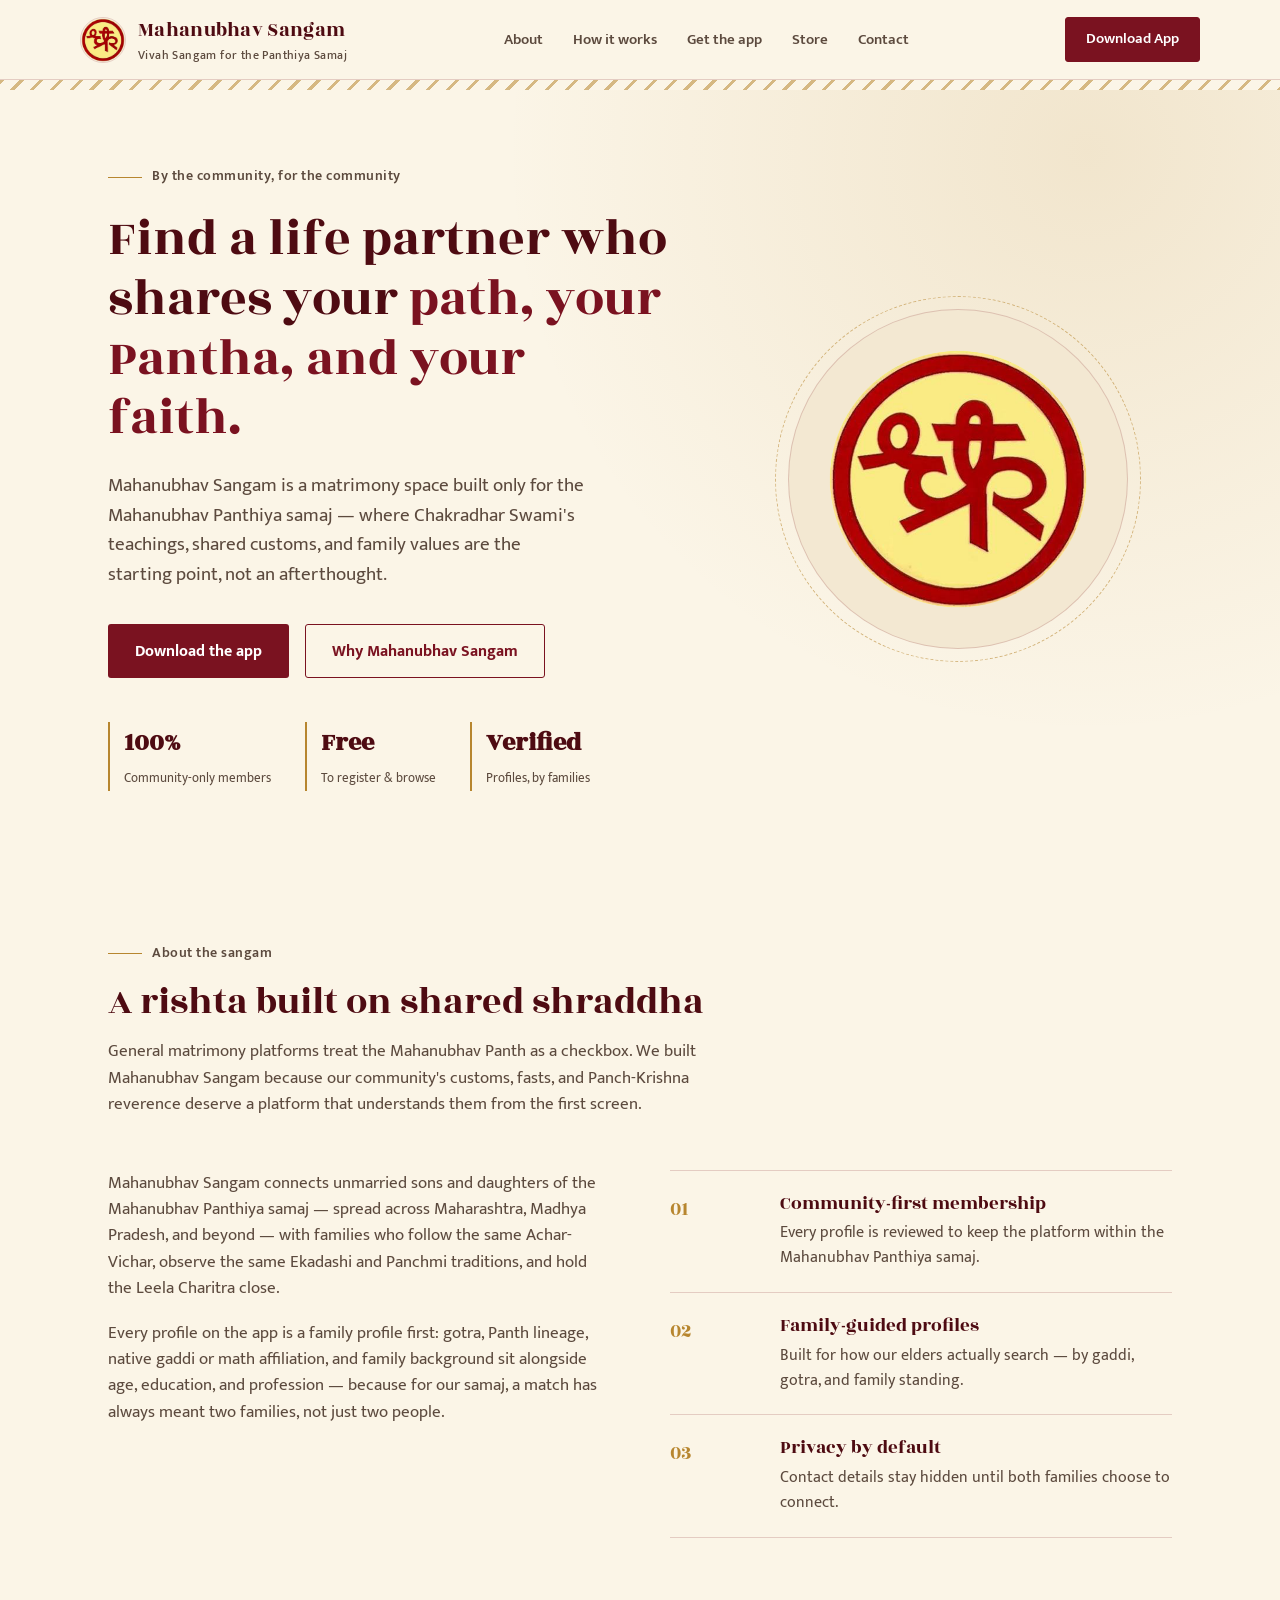
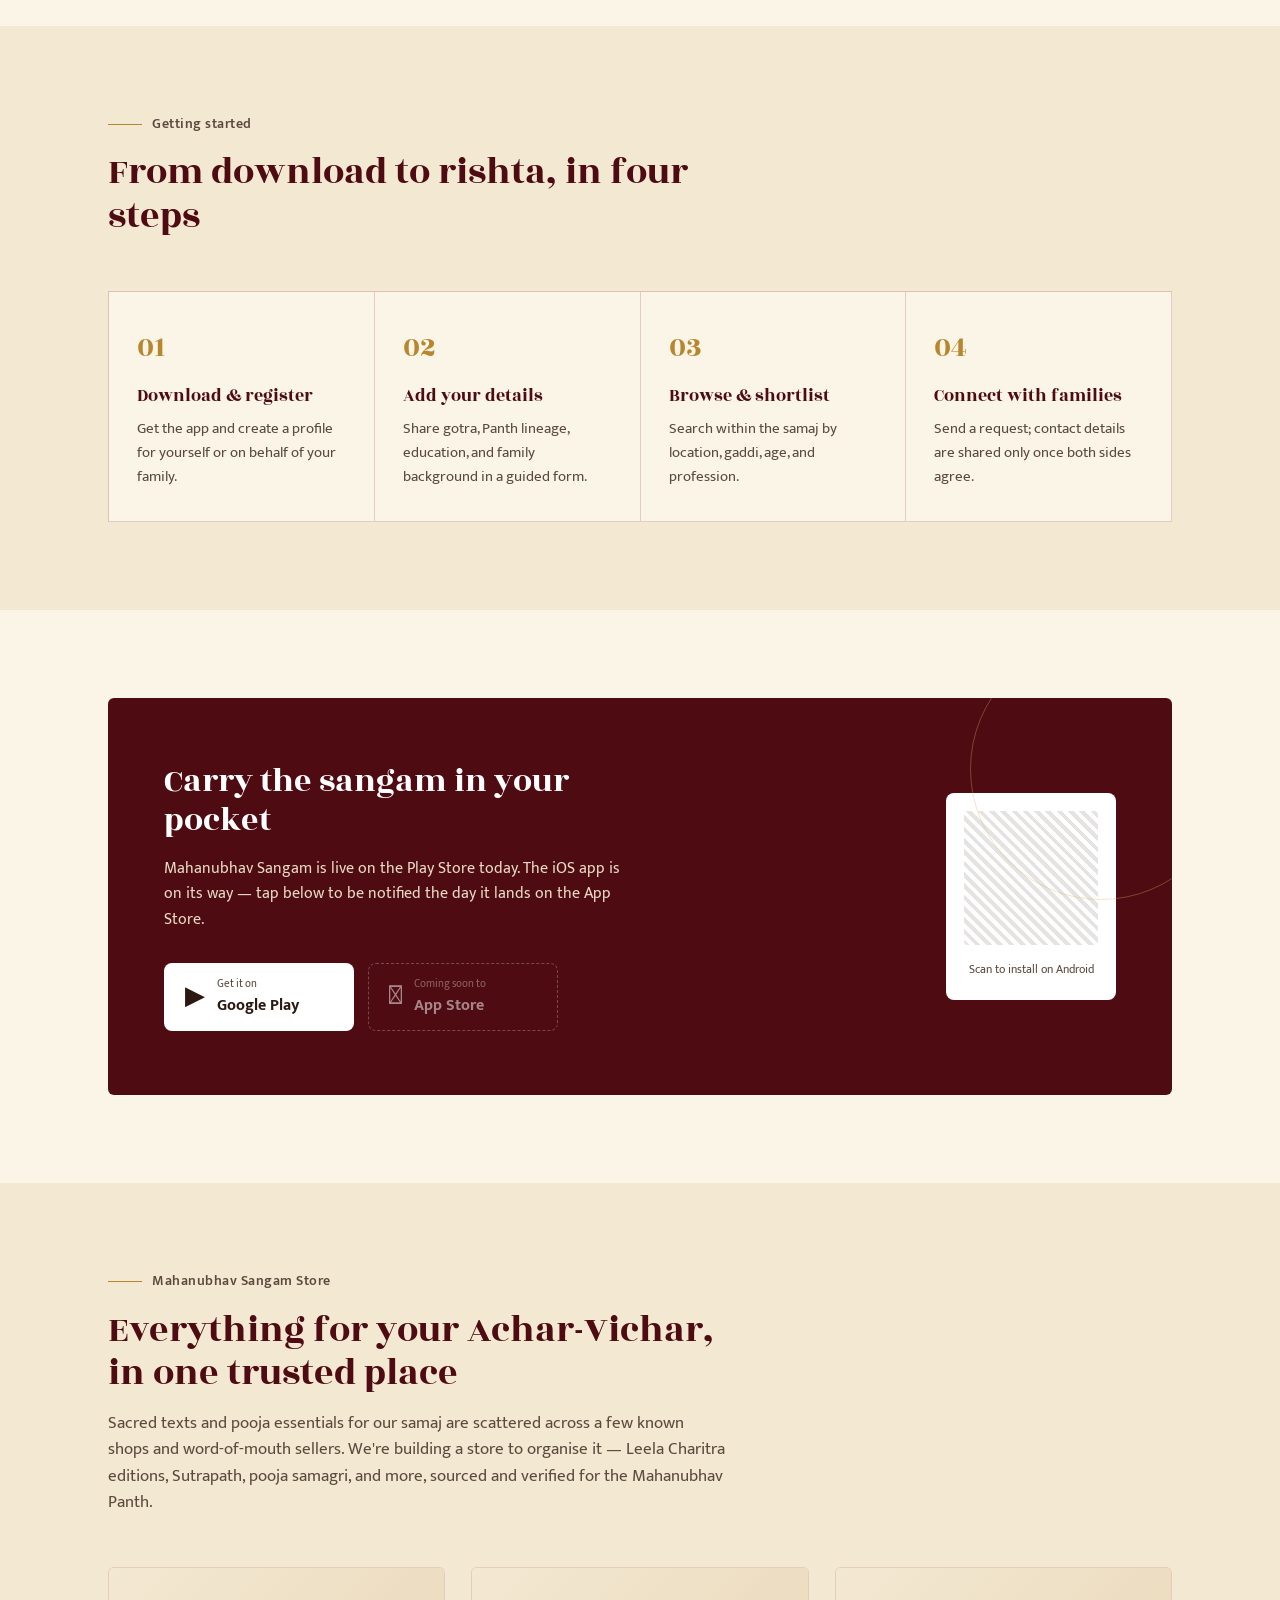
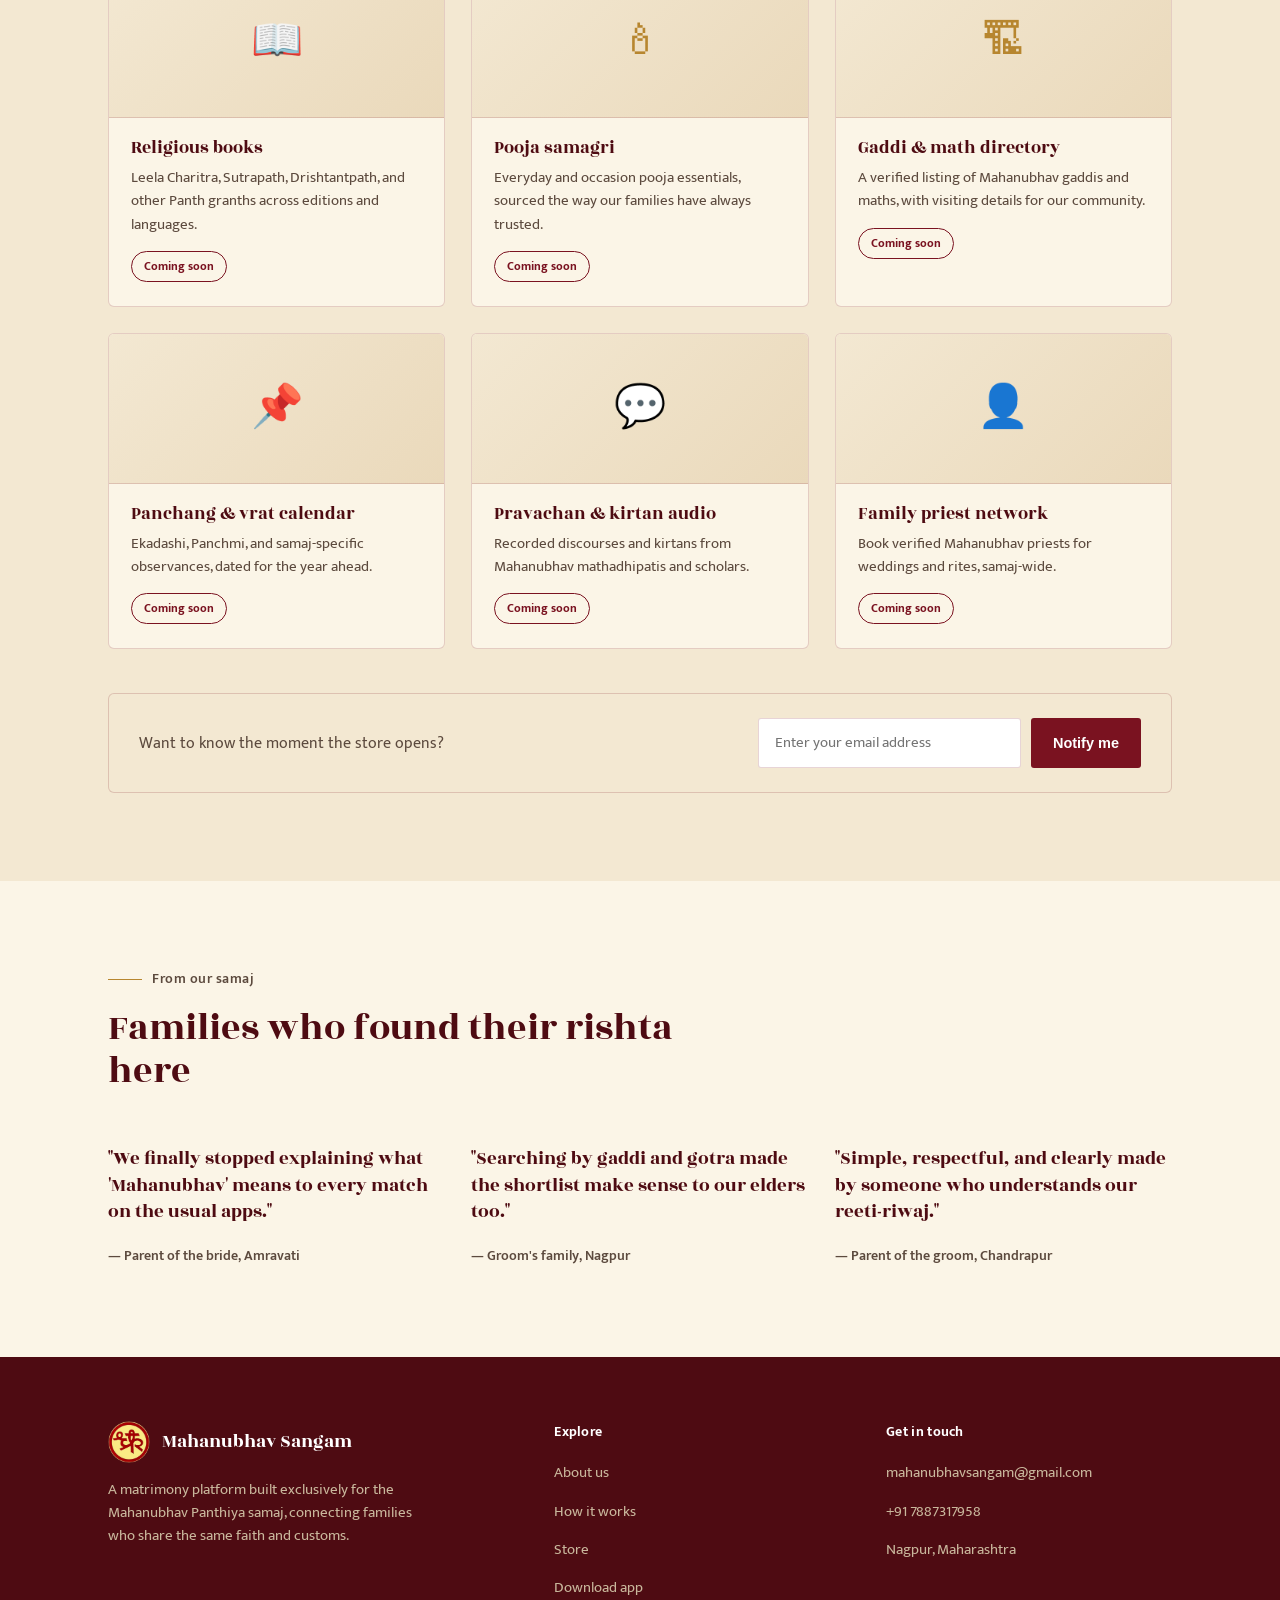
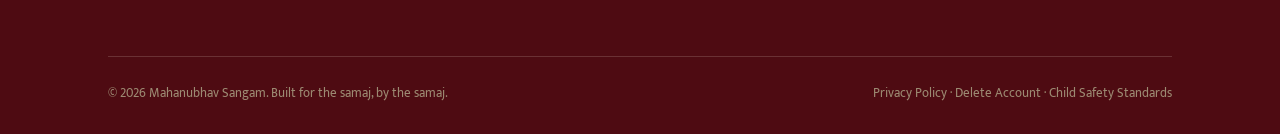
<file: index.html>
<!DOCTYPE html>
<html lang="en">
<head>
<meta charset="UTF-8">
<meta name="viewport" content="width=device-width, initial-scale=1.0">
<title>Mahanubhav Sangam — Matrimony for the Mahanubhav Panthiya Community</title>
<link rel="icon" href="mahanubhav-logo.png" type="image/png">
<link rel="preconnect" href="https://fonts.googleapis.com">
<link rel="preconnect" href="https://fonts.gstatic.com" crossorigin>
<link href="https://fonts.googleapis.com/css2?family=Rozha+One&family=Mukta:wght@400;500;600;700&display=swap" rel="stylesheet">
<style>
  :root{
    --maroon:#7A1220;
    --maroon-deep:#4E0B12;
    --gold:#B7862F;
    --gold-light:#D9B267;
    --cream:#FBF5E7;
    --cream-2:#F3E8D2;
    --ink:#2B1810;
    --ink-soft:#5C4A3E;
    --line: rgba(122,18,32,0.18);
    --radius: 3px;
  }
  *{box-sizing:border-box;margin:0;padding:0;}
  html{scroll-behavior:smooth;}
  body{
    background:var(--cream);
    color:var(--ink);
    font-family:'Mukta',sans-serif;
    font-size:17px;
    line-height:1.6;
    -webkit-font-smoothing:antialiased;
  }
  h1,h2,h3,.display{
    font-family:'Rozha One', serif;
    font-weight:400;
    color:var(--maroon-deep);
    line-height:1.15;
  }
  a{color:inherit;text-decoration:none;}
  img{max-width:100%;display:block;}
  .wrap{max-width:1120px;margin:0 auto;padding:0 28px;}
  ::selection{background:var(--gold-light);color:var(--maroon-deep);}
  :focus-visible{outline:2px solid var(--maroon);outline-offset:3px;}

  /* subtle repeating motif border */
  .motif{
    height:10px;
    background-image: repeating-linear-gradient(135deg, var(--gold) 0 3px, transparent 3px 14px);
    opacity:0.55;
  }

  /* ===== Header ===== */
  header{
    position:sticky; top:0; z-index:50;
    background:rgba(251,245,231,0.94);
    backdrop-filter:blur(6px);
    border-bottom:1px solid var(--line);
  }
  .nav{
    display:flex;align-items:center;justify-content:space-between;
    padding:14px 0;
  }
  .brand{display:flex;align-items:center;gap:12px;}
  .brand img{width:46px;height:46px;border-radius:50%;border:1px solid var(--line);}
  .brand-name{font-family:'Rozha One',serif;font-size:20px;color:var(--maroon-deep);letter-spacing:0.3px;}
  .brand-name span{display:block;font-family:'Mukta',sans-serif;font-size:11.5px;color:var(--ink-soft);font-weight:500;letter-spacing:0.4px;margin-top:1px;}
  nav ul{list-style:none;display:flex;gap:30px;}
  nav ul li a{font-size:15px;font-weight:600;color:var(--ink-soft);transition:color .2s;}
  nav ul li a:hover{color:var(--maroon);}
  .nav-cta{
    background:var(--maroon);color:#fff;padding:10px 20px;border-radius:var(--radius);
    font-weight:600;font-size:14.5px;border:1px solid var(--maroon);
    transition:background .2s;
  }
  .nav-cta:hover{background:var(--maroon-deep);}
  .menu-btn{display:none;background:none;border:none;font-size:26px;color:var(--maroon-deep);cursor:pointer;}

  /* ===== Hero ===== */
  .hero{
    position:relative;
    padding:76px 0 64px;
    background:
      radial-gradient(circle at 85% 8%, rgba(183,134,47,0.14), transparent 45%),
      var(--cream);
    overflow:hidden;
  }
  .hero-grid{
    display:grid;grid-template-columns: 1.15fr 0.85fr;gap:56px;align-items:center;
  }
  .eyebrow-mark{
    display:flex;align-items:center;gap:10px;margin-bottom:22px;
  }
  .eyebrow-mark .rule{width:34px;height:1px;background:var(--gold);}
  .eyebrow-mark span{font-size:13.5px;letter-spacing:0.5px;color:var(--ink-soft);font-weight:600;}
  .hero h1{font-size:52px;max-width:560px;margin-bottom:22px;}
  .hero h1 em{font-style:normal;color:var(--maroon);}
  .hero p.lede{font-size:18.5px;color:var(--ink-soft);max-width:480px;margin-bottom:34px;}
  .hero-actions{display:flex;gap:16px;flex-wrap:wrap;align-items:center;}
  .btn{
    display:inline-flex;align-items:center;gap:9px;
    padding:14px 26px;border-radius:var(--radius);font-weight:700;font-size:15.5px;
    border:1px solid transparent; transition:transform .18s ease, box-shadow .18s ease;
  }
  .btn-primary{background:var(--maroon);color:#fff;}
  .btn-primary:hover{transform:translateY(-2px);box-shadow:0 10px 22px rgba(122,18,32,0.28);}
  .btn-ghost{border-color:var(--maroon);color:var(--maroon);}
  .btn-ghost:hover{background:var(--maroon);color:#fff;}
  .hero-stats{display:flex;gap:34px;margin-top:44px;}
  .hero-stats div{border-left:2px solid var(--gold);padding-left:14px;}
  .hero-stats strong{display:block;font-family:'Rozha One',serif;font-size:26px;color:var(--maroon-deep);}
  .hero-stats span{font-size:13px;color:var(--ink-soft);}

  .hero-emblem{
    position:relative;display:flex;align-items:center;justify-content:center;
  }
  .emblem-ring{
    width:340px;height:340px;border-radius:50%;
    background:var(--cream-2);
    border:1px solid var(--line);
    display:flex;align-items:center;justify-content:center;
    position:relative;
  }
  .emblem-ring::before{
    content:"";position:absolute;inset:-14px;border-radius:50%;
    border:1px dashed var(--gold);opacity:0.55;
  }
  .emblem-ring img{width:78%;height:78%;object-fit:contain;}

  /* ===== Section shell ===== */
  section{padding:88px 0;}
  .section-head{max-width:620px;margin-bottom:52px;}
  .section-head .eyebrow-mark{margin-bottom:16px;}
  .section-head h2{font-size:38px;margin-bottom:14px;}
  .section-head p{color:var(--ink-soft);font-size:16.5px;}
  .alt-bg{background:var(--cream-2);}

  /* ===== About ===== */
  .about-grid{display:grid;grid-template-columns:1fr 1fr;gap:60px;align-items:start;}
  .about-copy p{color:var(--ink-soft);margin-bottom:18px;font-size:16.5px;}
  .about-copy p:last-child{margin-bottom:0;}
  .value-list{display:flex;flex-direction:column;border-top:1px solid var(--line);}
  .value-list .row{
    display:grid;grid-template-columns: 90px 1fr;gap:20px;
    padding:22px 0;border-bottom:1px solid var(--line);
  }
  .value-list .num{font-family:'Rozha One',serif;color:var(--gold);font-size:20px;}
  .value-list h3{font-size:19px;margin-bottom:6px;color:var(--maroon-deep);}
  .value-list p{color:var(--ink-soft);font-size:15.5px;}

  /* ===== How it works ===== */
  .steps{display:grid;grid-template-columns:repeat(4,1fr);gap:0;border-top:1px solid var(--line);border-left:1px solid var(--line);}
  .step{padding:32px 28px;border-right:1px solid var(--line);border-bottom:1px solid var(--line);background:var(--cream);}
  .step .num{font-family:'Rozha One',serif;font-size:30px;color:var(--gold);display:block;margin-bottom:14px;}
  .step h3{font-size:18px;margin-bottom:10px;}
  .step p{font-size:15px;color:var(--ink-soft);}

  /* ===== App download ===== */
  .app-band{
    background:var(--maroon-deep);
    color:var(--cream);
    border-radius:6px;
    padding:64px 56px;
    display:grid;grid-template-columns:1.2fr 1fr;gap:40px;align-items:center;
    position:relative;overflow:hidden;
  }
  .app-band::after{
    content:"";position:absolute;right:-60px;top:-60px;width:260px;height:260px;border-radius:50%;
    border:1px solid rgba(217,178,103,0.35);
  }
  .app-band h2{color:#fff;font-size:34px;margin-bottom:16px;}
  .app-band p{color:#E8D9C4;font-size:16px;max-width:460px;margin-bottom:30px;}
  .store-buttons{display:flex;gap:14px;flex-wrap:wrap;}
  .store-btn{
    display:flex;align-items:center;gap:12px;
    background:#fff;color:var(--ink);padding:12px 20px;border-radius:8px;
    min-width:190px; border:1px solid transparent; transition: opacity .2s, transform .18s;
  }
  .store-btn:hover{transform:translateY(-2px);}
  .store-btn .icon{font-size:26px;line-height:1;}
  .store-btn .txt small{display:block;font-size:11px;color:var(--ink-soft);}
  .store-btn .txt strong{display:block;font-size:15.5px;}
  .store-btn.disabled{opacity:0.5;cursor:not-allowed;background:transparent;border:1px dashed rgba(255,255,255,0.5);color:#fff;}
  .store-btn.disabled .txt small{color:#cbb8a2;}
  .qr-card{
    justify-self:end; background:#fff; border-radius:8px;padding:18px;text-align:center;width:170px;
  }
  .qr-card .qr{width:100%;aspect-ratio:1;background:
      repeating-linear-gradient(45deg, var(--ink) 0 4px, #fff 4px 8px);
      opacity:0.12; border-radius:4px; margin-bottom:10px;}
  .qr-card span{font-size:12px;color:var(--ink-soft);}

  /* ===== Store / Products ===== */
  .store-grid{display:grid;grid-template-columns:repeat(3,1fr);gap:26px;}
  .product-card{
    background:var(--cream);border:1px solid var(--line);border-radius:6px;overflow:hidden;
    position:relative; transition: box-shadow .2s;
  }
  .product-card:hover{box-shadow:0 14px 30px rgba(122,18,32,0.10);}
  .product-thumb{
    height:150px;
    background:linear-gradient(135deg, var(--cream-2), #EAD9BB);
    display:flex;align-items:center;justify-content:center;
    font-family:'Rozha One',serif;color:var(--gold);font-size:42px;
    border-bottom:1px solid var(--line);
  }
  .product-body{padding:20px 22px 24px;}
  .product-body h3{font-size:18px;margin-bottom:8px;}
  .product-body p{font-size:14.5px;color:var(--ink-soft);margin-bottom:14px;}
  .soon-tag{
    display:inline-block;font-size:12px;font-weight:700;color:var(--maroon);
    border:1px solid var(--maroon);padding:5px 12px;border-radius:20px;
  }
  .notify-strip{
    margin-top:44px;display:flex;gap:14px;align-items:center;justify-content:space-between;
    background:var(--cream-2);border:1px solid var(--line);border-radius:6px;padding:24px 30px;flex-wrap:wrap;
  }
  .notify-strip p{font-size:15.5px;color:var(--ink-soft);}
  .notify-strip form{display:flex;gap:10px;flex-wrap:wrap;}
  .notify-strip input{
    padding:12px 16px;border:1px solid var(--line);border-radius:var(--radius);font-family:inherit;
    font-size:14.5px;min-width:230px;background:#fff;
  }
  .notify-strip input:focus{border-color:var(--maroon);}
  .notify-strip button{
    background:var(--maroon);color:#fff;border:none;padding:12px 22px;border-radius:var(--radius);
    font-weight:700;font-size:14.5px;cursor:pointer;
  }
  .notify-strip button:hover{background:var(--maroon-deep);}
  .form-msg{font-size:13.5px;color:var(--maroon);margin-top:8px;width:100%;display:none;}

  /* ===== Trust / testimonials ===== */
  .quote-grid{display:grid;grid-template-columns:repeat(3,1fr);gap:26px;}
  .quote-card{padding:0;}
  .quote-card blockquote{font-family:'Rozha One',serif;font-size:19px;color:var(--maroon-deep);line-height:1.4;margin-bottom:16px;}
  .quote-card cite{font-style:normal;font-size:14px;color:var(--ink-soft);font-weight:600;}

  /* ===== Contact / Footer ===== */
  footer{background:var(--maroon-deep);color:#EADFCB;padding:64px 0 30px;}
  .footer-grid{display:grid;grid-template-columns:1.4fr 1fr 1fr;gap:46px;padding-bottom:44px;border-bottom:1px solid rgba(234,223,203,0.18);}
  .footer-brand{display:flex;align-items:center;gap:12px;margin-bottom:16px;}
  .footer-brand img{width:42px;height:42px;border-radius:50%;}
  .footer-brand span{font-family:'Rozha One',serif;font-size:19px;color:#fff;}
  footer p{color:#C9B79C;font-size:14.5px;max-width:320px;}
  footer h4{color:#fff;font-family:'Mukta';font-size:14px;letter-spacing:0.3px;margin-bottom:16px;font-weight:700;}
  footer ul{list-style:none;}
  footer ul li{margin-bottom:11px;}
  footer ul li a{color:#C9B79C;font-size:14.5px;transition:color .2s;}
  footer ul li a:hover{color:#fff;}
  .footer-bottom{
    padding-top:26px;display:flex;justify-content:space-between;flex-wrap:wrap;gap:10px;
    font-size:13px;color:#9C8A72;
  }

  /* ===== Responsive ===== */
  @media (max-width:920px){
    .hero-grid{grid-template-columns:1fr;}
    .hero-emblem{order:-1;}
    .emblem-ring{width:240px;height:240px;}
    .hero h1{font-size:38px;}
    .about-grid{grid-template-columns:1fr;gap:36px;}
    .steps{grid-template-columns:1fr 1fr;}
    .app-band{grid-template-columns:1fr;padding:44px 28px;}
    .qr-card{display:none;}
    .store-grid{grid-template-columns:1fr 1fr;}
    .quote-grid{grid-template-columns:1fr;}
    .footer-grid{grid-template-columns:1fr;gap:30px;}
    nav ul{display:none;}
    .menu-btn{display:block;}
  }
  @media (max-width:560px){
    .store-grid{grid-template-columns:1fr;}
    .hero-stats{gap:22px;flex-wrap:wrap;}
    .hero h1{font-size:32px;}
    section{padding:60px 0;}
  }
  @media (prefers-reduced-motion: reduce){
    html{scroll-behavior:auto;}
    *{transition:none !important;}
  }
</style>
</head>
<body>

<header>
  <div class="wrap nav">
    <div class="brand">
      <img src="mahanubhav-logo.png" alt="Mahanubhav Sangam emblem">
      <div class="brand-name">Mahanubhav Sangam<span>Vivah Sangam for the Panthiya Samaj</span></div>
    </div>
    <nav>
      <ul>
        <li><a href="#about">About</a></li>
        <li><a href="#how">How it works</a></li>
        <li><a href="https://play.google.com/store/apps/details?id=com.mahanubhav.sangam" target="_blank" rel="noopener">Get the app</a></li>
        <li><a href="#store">Store</a></li>
        <li><a href="#contact">Contact</a></li>
      </ul>
    </nav>
    <a href="https://play.google.com/store/apps/details?id=com.mahanubhav.sangam" class="nav-cta">Download App</a>
    <button class="menu-btn" aria-label="Menu">&#9776;</button>
  </div>
</header>

<div class="motif"></div>

<main>
  <!-- HERO -->
  <section class="hero">
    <div class="wrap hero-grid">
      <div>
        <div class="eyebrow-mark"><span class="rule"></span><span>By the community, for the community</span></div>
        <h1>Find a life partner who shares your <em>path, your Pantha, and your faith.</em></h1>
        <p class="lede">Mahanubhav Sangam is a matrimony space built only for the Mahanubhav Panthiya samaj — where Chakradhar Swami's teachings, shared customs, and family values are the starting point, not an afterthought.</p>
        <div class="hero-actions">
          <a href="https://play.google.com/store/apps/details?id=com.mahanubhav.sangam" class="btn btn-primary">Download the app</a>
          <a href="#about" class="btn btn-ghost">Why Mahanubhav Sangam</a>
        </div>
        <div class="hero-stats">
          <div><strong>100%</strong><span>Community-only members</span></div>
          <div><strong>Free</strong><span>To register &amp; browse</span></div>
          <div><strong>Verified</strong><span>Profiles, by families</span></div>
        </div>
      </div>
      <div class="hero-emblem">
        <div class="emblem-ring">
          <img src="mahanubhav-logo.png" alt="Mahanubhav Sangam logo">
        </div>
      </div>
    </div>
  </section>

  <!-- ABOUT -->
  <section id="about">
    <div class="wrap">
      <div class="section-head">
        <div class="eyebrow-mark"><span class="rule"></span><span>About the sangam</span></div>
        <h2>A rishta built on shared shraddha</h2>
        <p>General matrimony platforms treat the Mahanubhav Panth as a checkbox. We built Mahanubhav Sangam because our community's customs, fasts, and Panch-Krishna reverence deserve a platform that understands them from the first screen.</p>
      </div>
      <div class="about-grid">
        <div class="about-copy">
          <p>Mahanubhav Sangam connects unmarried sons and daughters of the Mahanubhav Panthiya samaj — spread across Maharashtra, Madhya Pradesh, and beyond — with families who follow the same Achar-Vichar, observe the same Ekadashi and Panchmi traditions, and hold the Leela Charitra close.</p>
          <p>Every profile on the app is a family profile first: gotra, Panth lineage, native gaddi or math affiliation, and family background sit alongside age, education, and profession — because for our samaj, a match has always meant two families, not just two people.</p>
        </div>
        <div class="value-list">
          <div class="row">
            <span class="num">01</span>
            <div><h3>Community-first membership</h3><p>Every profile is reviewed to keep the platform within the Mahanubhav Panthiya samaj.</p></div>
          </div>
          <div class="row">
            <span class="num">02</span>
            <div><h3>Family-guided profiles</h3><p>Built for how our elders actually search — by gaddi, gotra, and family standing.</p></div>
          </div>
          <div class="row">
            <span class="num">03</span>
            <div><h3>Privacy by default</h3><p>Contact details stay hidden until both families choose to connect.</p></div>
          </div>
        </div>
      </div>
    </div>
  </section>

  <!-- HOW IT WORKS -->
  <section id="how" class="alt-bg">
    <div class="wrap">
      <div class="section-head">
        <div class="eyebrow-mark"><span class="rule"></span><span>Getting started</span></div>
        <h2>From download to rishta, in four steps</h2>
      </div>
      <div class="steps">
        <div class="step"><span class="num">01</span><h3>Download &amp; register</h3><p>Get the app and create a profile for yourself or on behalf of your family.</p></div>
        <div class="step"><span class="num">02</span><h3>Add your details</h3><p>Share gotra, Panth lineage, education, and family background in a guided form.</p></div>
        <div class="step"><span class="num">03</span><h3>Browse &amp; shortlist</h3><p>Search within the samaj by location, gaddi, age, and profession.</p></div>
        <div class="step"><span class="num">04</span><h3>Connect with families</h3><p>Send a request; contact details are shared only once both sides agree.</p></div>
      </div>
    </div>
  </section>

  <!-- APP DOWNLOAD -->
  <section id="app">
    <div class="wrap">
      <div class="app-band">
        <div>
          <h2>Carry the sangam in your pocket</h2>
          <p>Mahanubhav Sangam is live on the Play Store today. The iOS app is on its way — tap below to be notified the day it lands on the App Store.</p>
          <div class="store-buttons">
            <a href="https://play.google.com/store/apps/details?id=com.mahanubhav.sangam" class="store-btn" id="playstore-link" target="_blank" rel="noopener">
              <span class="icon">&#9654;</span>
              <span class="txt"><small>Get it on</small><strong>Google Play</strong></span>
            </a>
            <a href="#" class="store-btn disabled" aria-disabled="true" onclick="return false;">
              <span class="icon">&#63743;</span>
              <span class="txt"><small>Coming soon to</small><strong>App Store</strong></span>
            </a>
          </div>
        </div>
        <div class="qr-card">
          <div class="qr"></div>
          <span>Scan to install on Android</span>
        </div>
      </div>
    </div>
  </section>

  <!-- STORE / PRODUCTS -->
  <section id="store" class="alt-bg">
    <div class="wrap">
      <div class="section-head">
        <div class="eyebrow-mark"><span class="rule"></span><span>Mahanubhav Sangam Store</span></div>
        <h2>Everything for your Achar-Vichar, in one trusted place</h2>
        <p>Sacred texts and pooja essentials for our samaj are scattered across a few known shops and word-of-mouth sellers. We're building a store to organise it — Leela Charitra editions, Sutrapath, pooja samagri, and more, sourced and verified for the Mahanubhav Panth.</p>
      </div>

      <div class="store-grid">
        <div class="product-card">
          <div class="product-thumb">&#128214;</div>
          <div class="product-body">
            <h3>Religious books</h3>
            <p>Leela Charitra, Sutrapath, Drishtantpath, and other Panth granths across editions and languages.</p>
            <span class="soon-tag">Coming soon</span>
          </div>
        </div>
        <div class="product-card">
          <div class="product-thumb">&#128367;</div>
          <div class="product-body">
            <h3>Pooja samagri</h3>
            <p>Everyday and occasion pooja essentials, sourced the way our families have always trusted.</p>
            <span class="soon-tag">Coming soon</span>
          </div>
        </div>
        <div class="product-card">
          <div class="product-thumb">&#127959;</div>
          <div class="product-body">
            <h3>Gaddi &amp; math directory</h3>
            <p>A verified listing of Mahanubhav gaddis and maths, with visiting details for our community.</p>
            <span class="soon-tag">Coming soon</span>
          </div>
        </div>
        <div class="product-card">
          <div class="product-thumb">&#128204;</div>
          <div class="product-body">
            <h3>Panchang &amp; vrat calendar</h3>
            <p>Ekadashi, Panchmi, and samaj-specific observances, dated for the year ahead.</p>
            <span class="soon-tag">Coming soon</span>
          </div>
        </div>
        <div class="product-card">
          <div class="product-thumb">&#128172;</div>
          <div class="product-body">
            <h3>Pravachan &amp; kirtan audio</h3>
            <p>Recorded discourses and kirtans from Mahanubhav mathadhipatis and scholars.</p>
            <span class="soon-tag">Coming soon</span>
          </div>
        </div>
        <div class="product-card">
          <div class="product-thumb">&#128100;</div>
          <div class="product-body">
            <h3>Family priest network</h3>
            <p>Book verified Mahanubhav priests for weddings and rites, samaj-wide.</p>
            <span class="soon-tag">Coming soon</span>
          </div>
        </div>
      </div>

      <div class="notify-strip">
        <p>Want to know the moment the store opens?</p>
        <form onsubmit="return notifyMe(event)">
          <input type="email" required placeholder="Enter your email address" aria-label="Email address">
          <button type="submit">Notify me</button>
        </form>
        <p class="form-msg" id="form-msg">Thank you — we'll let you know as soon as the store opens.</p>
      </div>
    </div>
  </section>

  <!-- TRUST -->
  <section>
    <div class="wrap">
      <div class="section-head">
        <div class="eyebrow-mark"><span class="rule"></span><span>From our samaj</span></div>
        <h2>Families who found their rishta here</h2>
      </div>
      <div class="quote-grid">
        <div class="quote-card">
          <blockquote>"We finally stopped explaining what 'Mahanubhav' means to every match on the usual apps."</blockquote>
          <cite>— Parent of the bride, Amravati</cite>
        </div>
        <div class="quote-card">
          <blockquote>"Searching by gaddi and gotra made the shortlist make sense to our elders too."</blockquote>
          <cite>— Groom's family, Nagpur</cite>
        </div>
        <div class="quote-card">
          <blockquote>"Simple, respectful, and clearly made by someone who understands our reeti-riwaj."</blockquote>
          <cite>— Parent of the groom, Chandrapur</cite>
        </div>
      </div>
    </div>
  </section>
</main>

<footer id="contact">
  <div class="wrap">
    <div class="footer-grid">
      <div>
        <div class="footer-brand">
          <img src="mahanubhav-logo.png" alt="Mahanubhav Sangam emblem">
          <span>Mahanubhav Sangam</span>
        </div>
        <p>A matrimony platform built exclusively for the Mahanubhav Panthiya samaj, connecting families who share the same faith and customs.</p>
      </div>
      <div>
        <h4>Explore</h4>
        <ul>
          <li><a href="#about">About us</a></li>
          <li><a href="#how">How it works</a></li>
          <li><a href="#store">Store</a></li>
          <li><a href="https://play.google.com/store/apps/details?id=com.mahanubhav.sangam" target="_blank" rel="noopener">Download app</a></li>
        </ul>
      </div>
      <div>
        <h4>Get in touch</h4>
        <ul>
          <li><a href="mailto:mahanubhavsangam@gmail.com">mahanubhavsangam@gmail.com</a></li>
          <li><a href="tel:+917887317958">+91 7887317958</a></li>
          <li><a href="#">Nagpur, Maharashtra</a></li>
        </ul>
      </div>
    </div>
    <div class="footer-bottom">
      <span>&copy; 2026 Mahanubhav Sangam. Built for the samaj, by the samaj.</span>
      <span><a href="../privacy.html">Privacy Policy</a> &middot; <a href="../delete-account/">Delete Account</a> &middot; <a href="../child-safety-standards/">Child Safety Standards</a></span>
    </div>
  </div>
</footer>

<script>
  // Play Store link placeholder — replace href with your live listing.
  document.getElementById('playstore-link').setAttribute('href', 'https://play.google.com/store/apps/details?id=com.mahanubhav.sangam');

  function notifyMe(e){
    e.preventDefault();
    document.getElementById('form-msg').style.display = 'block';
    e.target.reset();
    return false;
  }
</script>

</body>
</html>
</file>
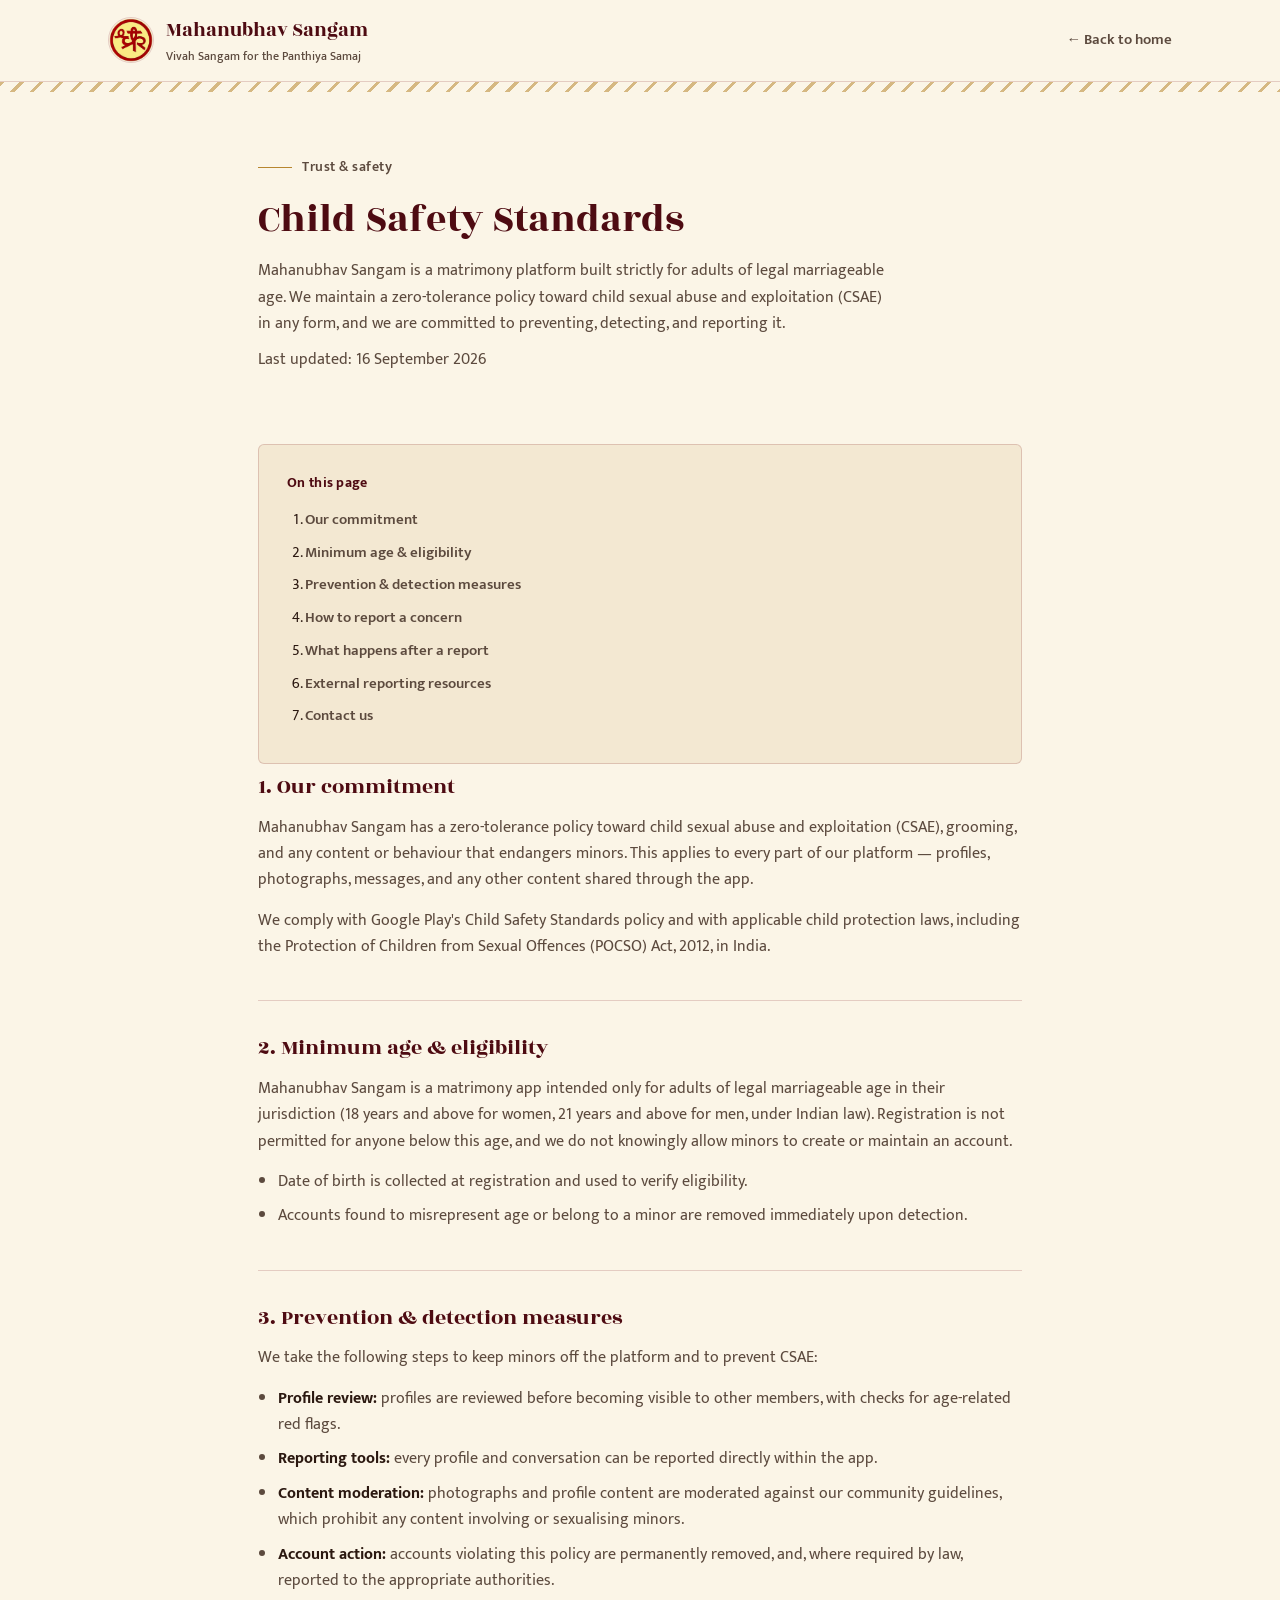
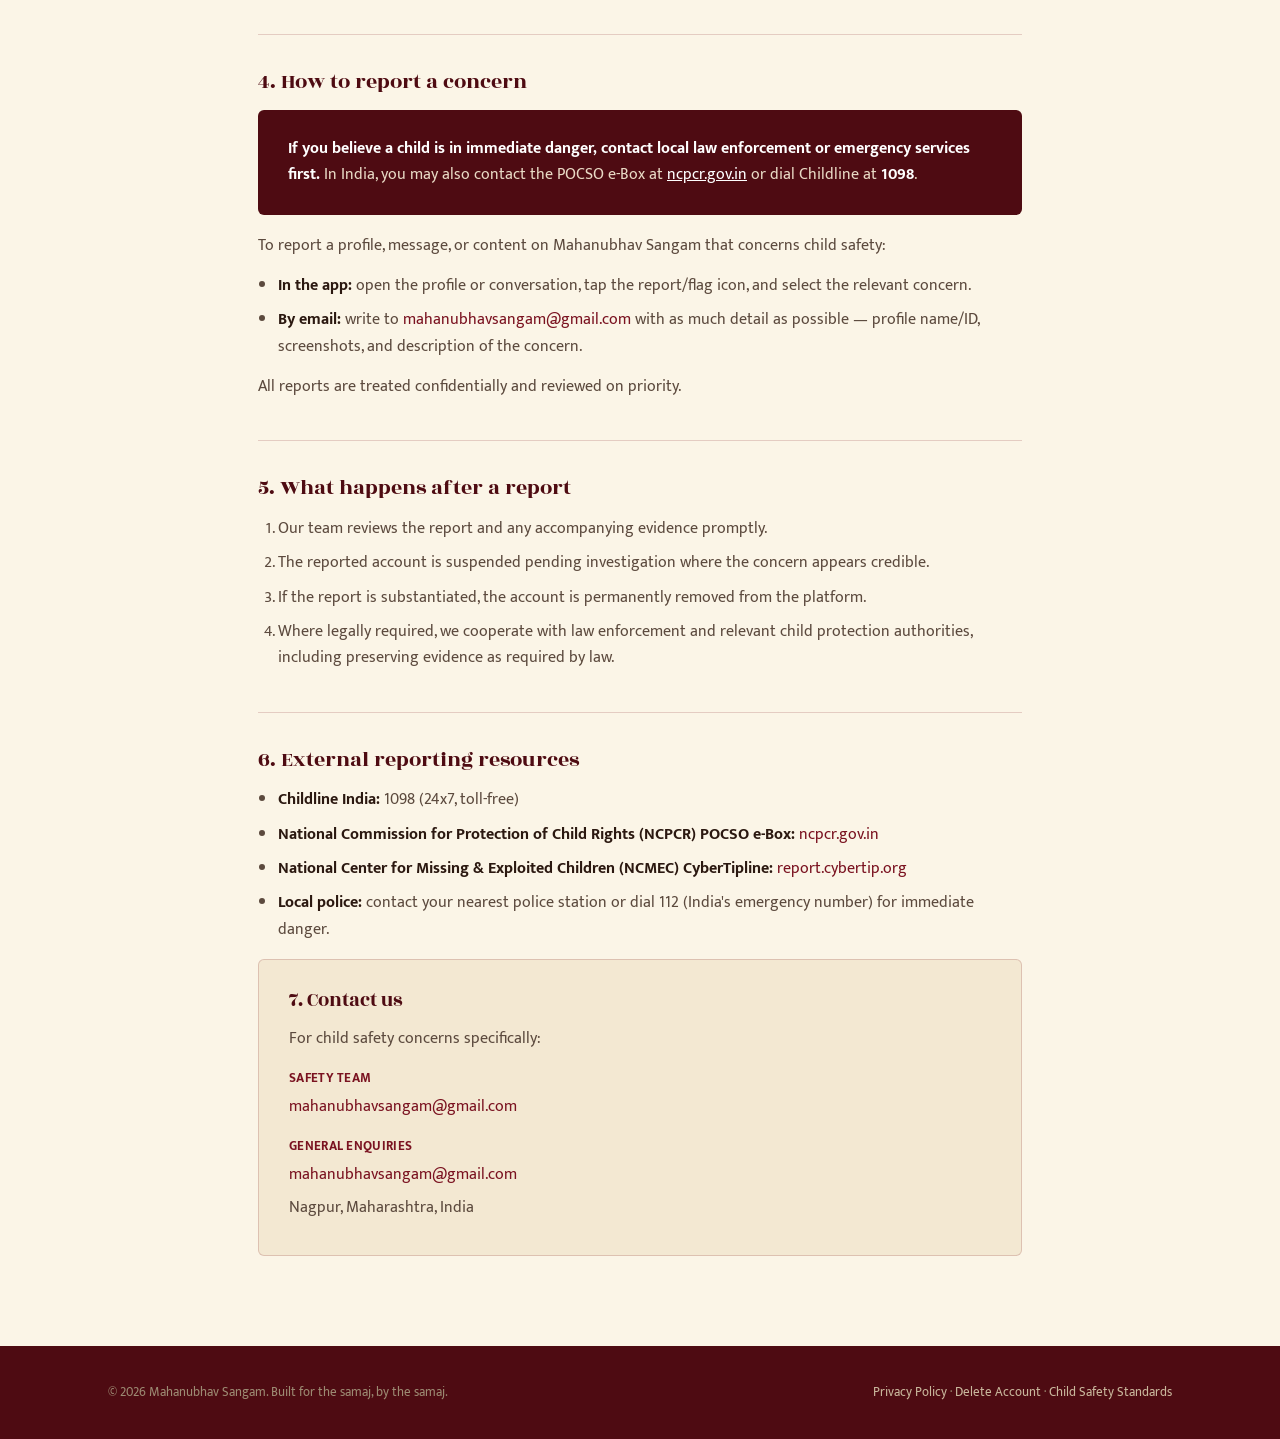
<file: child-safety-standards.html>
<!DOCTYPE html>
<html lang="en">
<head>
<meta charset="UTF-8">
<meta name="viewport" content="width=device-width, initial-scale=1.0">
<title>Child Safety Standards — Mahanubhav Sangam</title>
<link rel="icon" href="../mahanubhav-logo.jpeg">
<link rel="preconnect" href="https://fonts.googleapis.com">
<link rel="preconnect" href="https://fonts.gstatic.com" crossorigin>
<link href="https://fonts.googleapis.com/css2?family=Rozha+One&family=Mukta:wght@400;500;600;700&display=swap" rel="stylesheet">
<style>
  :root{
    --maroon:#7A1220;
    --maroon-deep:#4E0B12;
    --gold:#B7862F;
    --gold-light:#D9B267;
    --cream:#FBF5E7;
    --cream-2:#F3E8D2;
    --ink:#2B1810;
    --ink-soft:#5C4A3E;
    --line: rgba(122,18,32,0.18);
    --radius: 3px;
  }
  *{box-sizing:border-box;margin:0;padding:0;}
  body{background:var(--cream);color:var(--ink);font-family:'Mukta',sans-serif;font-size:17px;line-height:1.65;-webkit-font-smoothing:antialiased;}
  h1,h2,.display{font-family:'Rozha One',serif;font-weight:400;color:var(--maroon-deep);line-height:1.2;}
  a{color:var(--maroon);text-decoration:none;}
  a:hover{text-decoration:underline;}
  img{max-width:100%;display:block;}
  .wrap{max-width:820px;margin:0 auto;padding:0 28px;}
  :focus-visible{outline:2px solid var(--maroon);outline-offset:3px;}
  .motif{height:10px;background-image:repeating-linear-gradient(135deg, var(--gold) 0 3px, transparent 3px 14px);opacity:0.55;}

  header{position:sticky;top:0;z-index:50;background:rgba(251,245,231,0.94);backdrop-filter:blur(6px);border-bottom:1px solid var(--line);}
  .nav{max-width:1120px;margin:0 auto;padding:14px 28px;display:flex;align-items:center;justify-content:space-between;}
  .brand{display:flex;align-items:center;gap:12px;}
  .brand img{width:46px;height:46px;border-radius:50%;border:1px solid var(--line);}
  .brand-name{font-family:'Rozha One',serif;font-size:20px;color:var(--maroon-deep);}
  .brand-name span{display:block;font-family:'Mukta',sans-serif;font-size:11.5px;color:var(--ink-soft);font-weight:500;margin-top:1px;}
  .back-link{font-size:14.5px;font-weight:600;color:var(--ink-soft);}
  .back-link:hover{color:var(--maroon);}

  .page-head{padding:64px 0 36px;}
  .eyebrow-mark{display:flex;align-items:center;gap:10px;margin-bottom:18px;}
  .eyebrow-mark .rule{width:34px;height:1px;background:var(--gold);}
  .eyebrow-mark span{font-size:13.5px;letter-spacing:0.5px;color:var(--ink-soft);font-weight:600;}
  .page-head h1{font-size:40px;margin-bottom:14px;}
  .page-head p{color:var(--ink-soft);font-size:16px;max-width:640px;}
  .updated{font-size:13.5px;color:var(--ink-soft);margin-top:10px;}

  .content{padding:10px 0 90px;}
  .content h2{font-size:22px;margin:40px 0 14px;border-top:1px solid var(--line);padding-top:34px;}
  .content section:first-of-type h2{border-top:none;padding-top:0;margin-top:0;}
  .content p{color:var(--ink-soft);margin-bottom:14px;font-size:16px;}
  .content ul, .content ol{margin:0 0 14px 20px;color:var(--ink-soft);}
  .content ul li, .content ol li{margin-bottom:8px;font-size:16px;}
  .content strong{color:var(--ink);}

  .toc{background:var(--cream-2);border:1px solid var(--line);border-radius:6px;padding:26px 28px;margin-top:34px;}
  .toc h3{font-family:'Mukta';font-size:14px;font-weight:700;color:var(--maroon-deep);margin-bottom:14px;letter-spacing:0.3px;}
  .toc ol{margin-left:18px;}
  .toc ol li{font-size:15px;margin-bottom:8px;}
  .toc a{color:var(--ink-soft);font-weight:600;}
  .toc a:hover{color:var(--maroon);}

  .banner{
    background:var(--maroon-deep);color:#fff;border-radius:6px;padding:26px 30px;margin-top:8px;
  }
  .banner strong{color:#fff;}
  .banner p{color:#E8D9C4;margin-bottom:0;}

  .contact-box{margin-top:16px;background:var(--cream-2);border:1px solid var(--line);border-radius:6px;padding:28px 30px;}
  .contact-box h2{margin-top:0;padding-top:0;border-top:none;font-size:20px;}
  .contact-box p{margin-bottom:6px;}
  .field-label{font-size:12.5px;font-weight:700;color:var(--maroon);letter-spacing:0.3px;text-transform:uppercase;display:block;margin-top:16px;margin-bottom:5px;}

  footer{background:var(--maroon-deep);color:#EADFCB;padding:36px 0;margin-top:0;}
  .footer-bottom{max-width:1120px;margin:0 auto;padding:0 28px;display:flex;justify-content:space-between;flex-wrap:wrap;gap:10px;font-size:13px;color:#9C8A72;}
  .footer-bottom a{color:#C9B79C;}
  .footer-bottom a:hover{color:#fff;}

  @media (max-width:560px){
    .page-head h1{font-size:30px;}
    nav.nav{padding:14px 20px;}
  }
</style>
</head>
<body>

<header>
  <div class="nav">
    <a href="../index.html" class="brand" style="text-decoration:none;">
      <img src="../mahanubhav-logo.png" alt="Mahanubhav Sangam emblem">
      <div class="brand-name">Mahanubhav Sangam<span>Vivah Sangam for the Panthiya Samaj</span></div>
    </a>
    <a href="../index.html" class="back-link">&larr; Back to home</a>
  </div>
</header>

<div class="motif"></div>

<main>
  <div class="wrap">
    <div class="page-head">
      <div class="eyebrow-mark"><span class="rule"></span><span>Trust &amp; safety</span></div>
      <h1>Child Safety Standards</h1>
      <p>Mahanubhav Sangam is a matrimony platform built strictly for adults of legal marriageable age. We maintain a zero-tolerance policy toward child sexual abuse and exploitation (CSAE) in any form, and we are committed to preventing, detecting, and reporting it.</p>
      <p class="updated">Last updated: 16 September 2026</p>
    </div>

    <div class="toc">
      <h3>On this page</h3>
      <ol>
        <li><a href="#commitment">Our commitment</a></li>
        <li><a href="#age">Minimum age &amp; eligibility</a></li>
        <li><a href="#prevention">Prevention &amp; detection measures</a></li>
        <li><a href="#reporting">How to report a concern</a></li>
        <li><a href="#response">What happens after a report</a></li>
        <li><a href="#resources">External reporting resources</a></li>
        <li><a href="#contact">Contact us</a></li>
      </ol>
    </div>

    <div class="content">
      <section id="commitment">
        <h2>1. Our commitment</h2>
        <p>Mahanubhav Sangam has a zero-tolerance policy toward child sexual abuse and exploitation (CSAE), grooming, and any content or behaviour that endangers minors. This applies to every part of our platform — profiles, photographs, messages, and any other content shared through the app.</p>
        <p>We comply with Google Play's Child Safety Standards policy and with applicable child protection laws, including the Protection of Children from Sexual Offences (POCSO) Act, 2012, in India.</p>
      </section>

      <section id="age">
        <h2>2. Minimum age &amp; eligibility</h2>
        <p>Mahanubhav Sangam is a matrimony app intended only for adults of legal marriageable age in their jurisdiction (18 years and above for women, 21 years and above for men, under Indian law). Registration is not permitted for anyone below this age, and we do not knowingly allow minors to create or maintain an account.</p>
        <ul>
          <li>Date of birth is collected at registration and used to verify eligibility.</li>
          <li>Accounts found to misrepresent age or belong to a minor are removed immediately upon detection.</li>
        </ul>
      </section>

      <section id="prevention">
        <h2>3. Prevention &amp; detection measures</h2>
        <p>We take the following steps to keep minors off the platform and to prevent CSAE:</p>
        <ul>
          <li><strong>Profile review:</strong> profiles are reviewed before becoming visible to other members, with checks for age-related red flags.</li>
          <li><strong>Reporting tools:</strong> every profile and conversation can be reported directly within the app.</li>
          <li><strong>Content moderation:</strong> photographs and profile content are moderated against our community guidelines, which prohibit any content involving or sexualising minors.</li>
          <li><strong>Account action:</strong> accounts violating this policy are permanently removed, and, where required by law, reported to the appropriate authorities.</li>
        </ul>
      </section>

      <section id="reporting">
        <h2>4. How to report a concern</h2>
        <div class="banner">
          <p><strong>If you believe a child is in immediate danger, contact local law enforcement or emergency services first.</strong> In India, you may also contact the POCSO e-Box at <a href="https://ncpcr.gov.in" style="color:#fff;text-decoration:underline;">ncpcr.gov.in</a> or dial Childline at <strong>1098</strong>.</p>
        </div>
        <p style="margin-top:18px;">To report a profile, message, or content on Mahanubhav Sangam that concerns child safety:</p>
        <ul>
          <li><strong>In the app:</strong> open the profile or conversation, tap the report/flag icon, and select the relevant concern.</li>
          <li><strong>By email:</strong> write to <a href="mailto:mahanubhavsangam@gmail.com?subject=Child%20Safety%20Report">mahanubhavsangam@gmail.com</a> with as much detail as possible — profile name/ID, screenshots, and description of the concern.</li>
        </ul>
        <p>All reports are treated confidentially and reviewed on priority.</p>
      </section>

      <section id="response">
        <h2>5. What happens after a report</h2>
        <ol>
          <li>Our team reviews the report and any accompanying evidence promptly.</li>
          <li>The reported account is suspended pending investigation where the concern appears credible.</li>
          <li>If the report is substantiated, the account is permanently removed from the platform.</li>
          <li>Where legally required, we cooperate with law enforcement and relevant child protection authorities, including preserving evidence as required by law.</li>
        </ol>
      </section>

      <section id="resources">
        <h2>6. External reporting resources</h2>
        <ul>
          <li><strong>Childline India:</strong> 1098 (24x7, toll-free)</li>
          <li><strong>National Commission for Protection of Child Rights (NCPCR) POCSO e-Box:</strong> <a href="https://ncpcr.gov.in" target="_blank" rel="noopener">ncpcr.gov.in</a></li>
          <li><strong>National Center for Missing &amp; Exploited Children (NCMEC) CyberTipline:</strong> <a href="https://report.cybertip.org" target="_blank" rel="noopener">report.cybertip.org</a></li>
          <li><strong>Local police:</strong> contact your nearest police station or dial 112 (India's emergency number) for immediate danger.</li>
        </ul>
      </section>

      <div class="contact-box" id="contact">
        <h2>7. Contact us</h2>
        <p>For child safety concerns specifically:</p>
        <span class="field-label">Safety team</span>
        <p><a href="mailto:mahanubhavsangam@gmail.com">mahanubhavsangam@gmail.com</a></p>
        <span class="field-label">General enquiries</span>
        <p><a href="mailto:mahanubhavsangam@gmail.com">mahanubhavsangam@gmail.com</a></p>
        <p>Nagpur, Maharashtra, India</p>
      </div>
    </div>
  </div>
</main>

<footer>
  <div class="footer-bottom">
    <span>&copy; 2026 Mahanubhav Sangam. Built for the samaj, by the samaj.</span>
    <span><a href="../privacy.html">Privacy Policy</a> &middot; <a href="../delete-account/">Delete Account</a> &middot; <a href="../child-safety-standards/">Child Safety Standards</a></span>
  </div>
</footer>

</body>
</html>
</file>
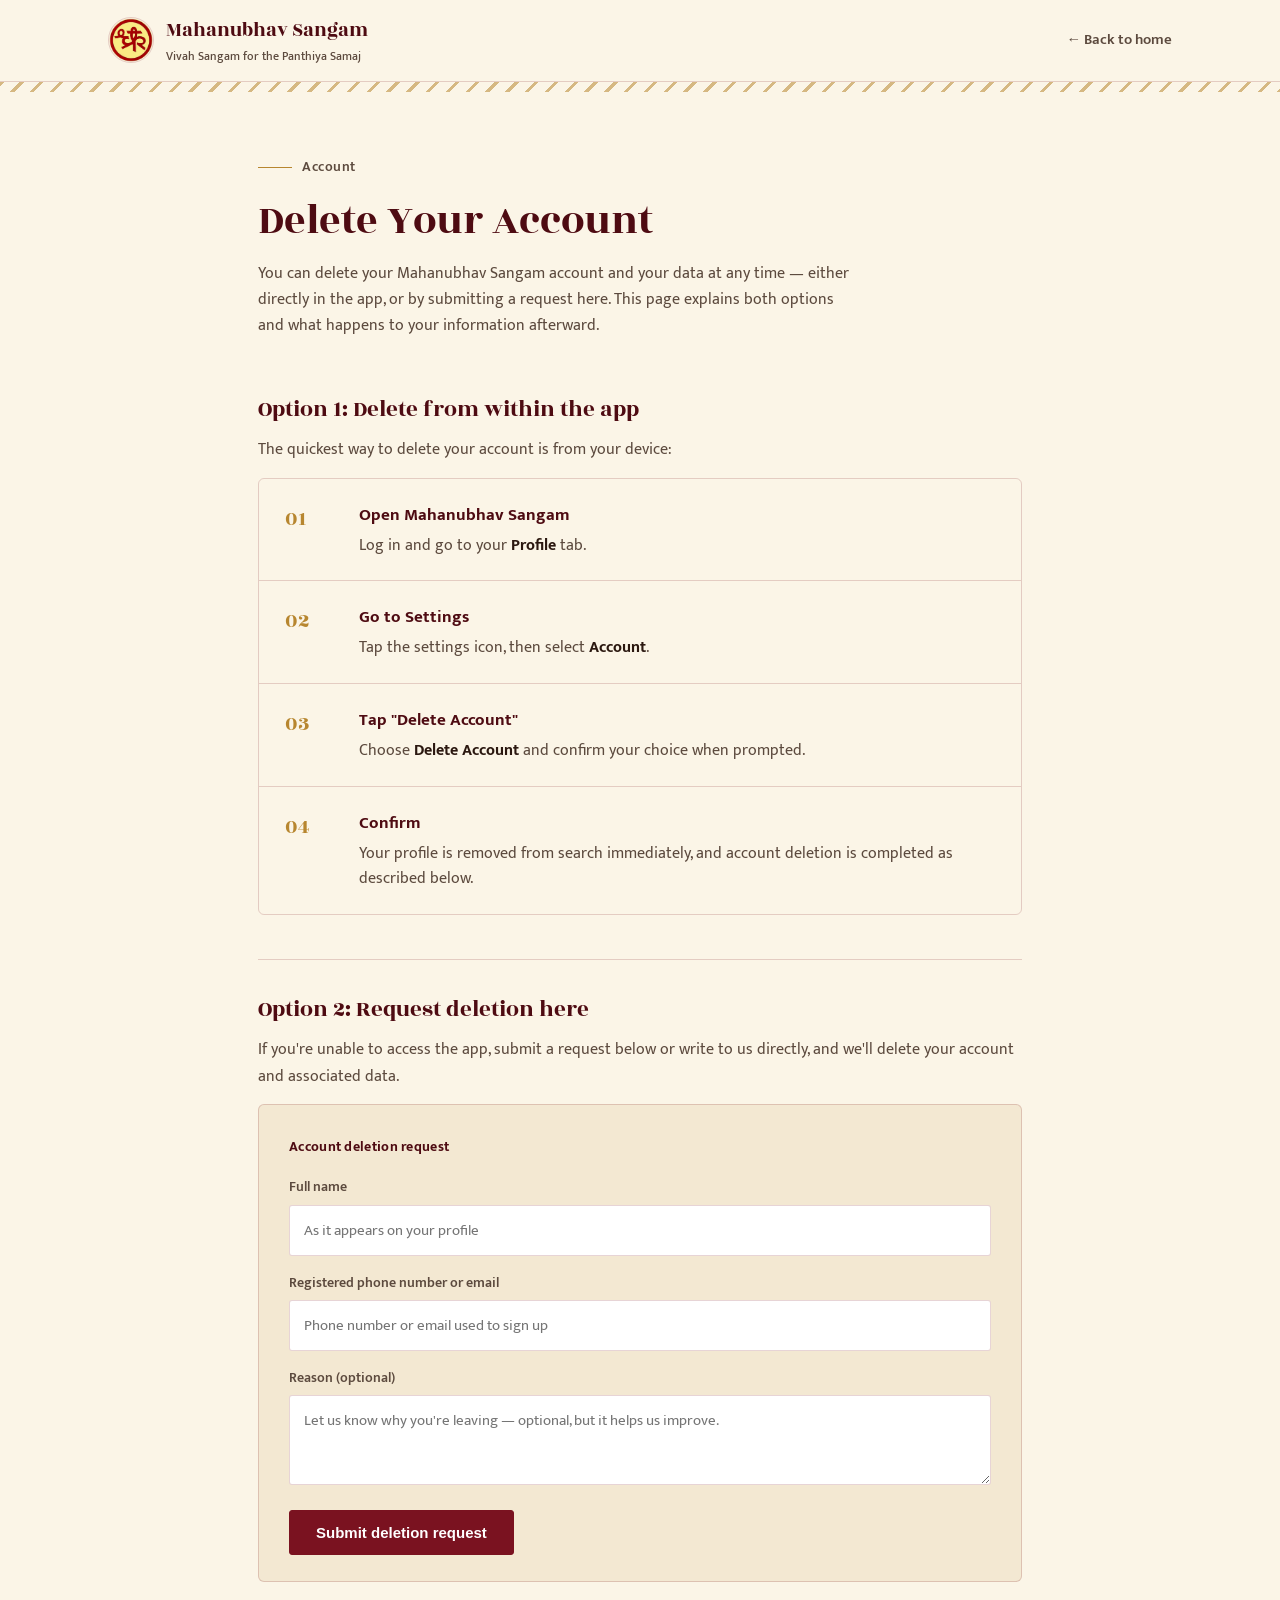
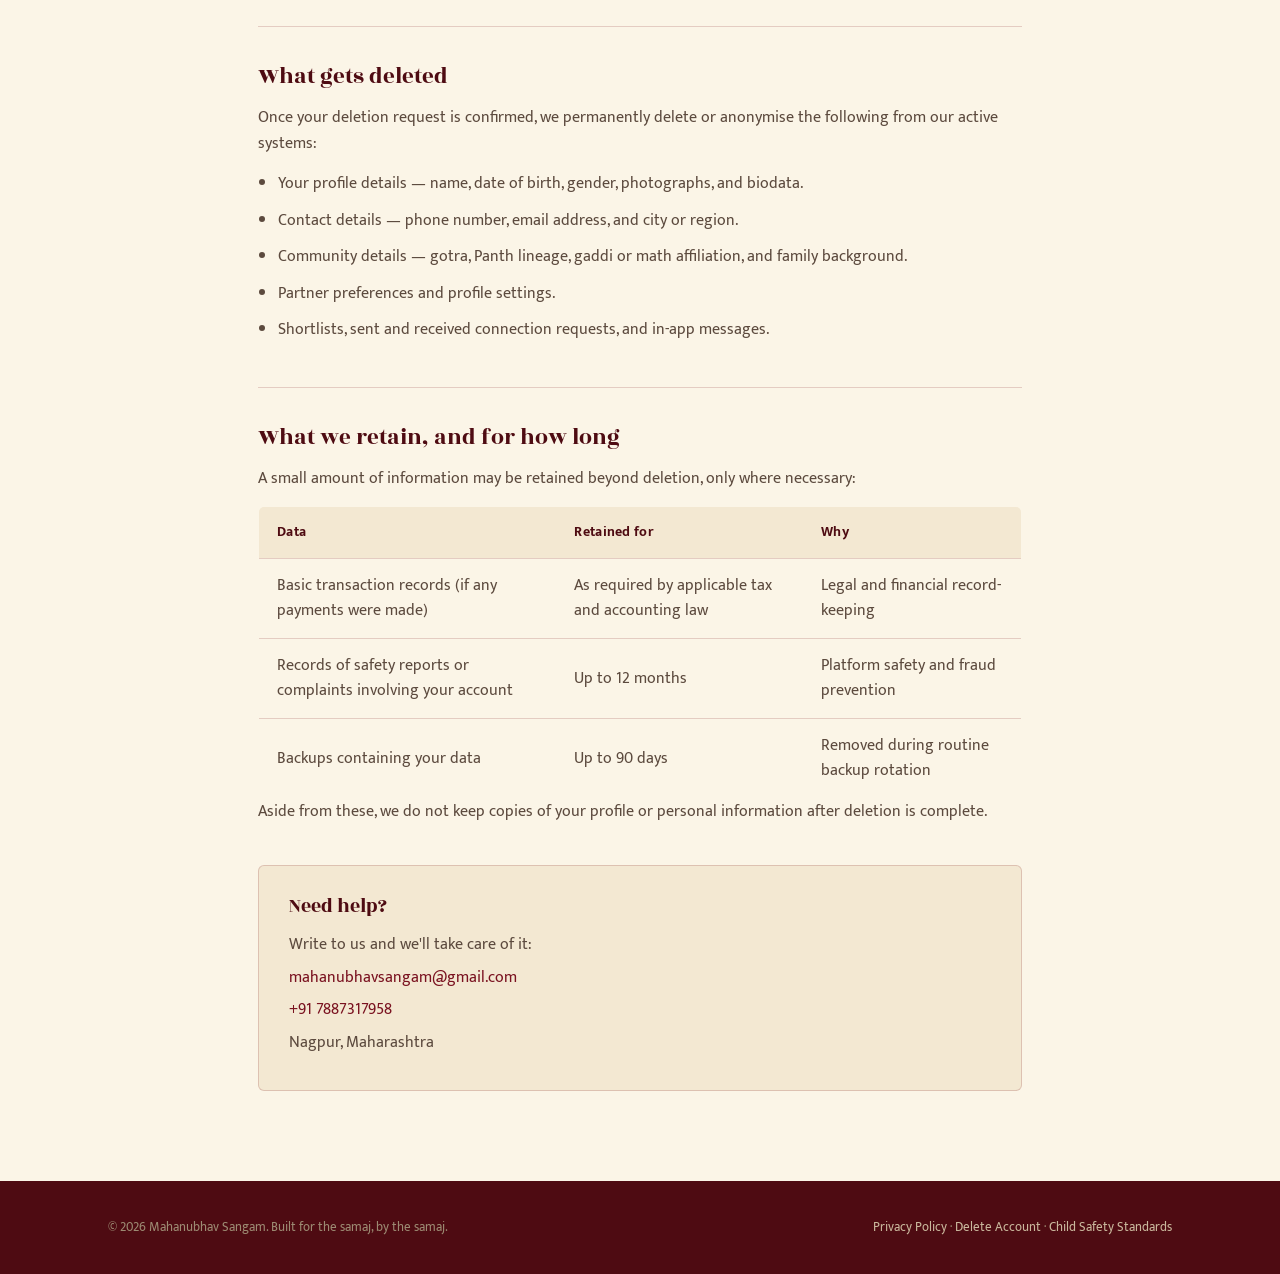
<file: delete-account.html>
<!DOCTYPE html>
<html lang="en">
<head>
<meta charset="UTF-8">
<meta name="viewport" content="width=device-width, initial-scale=1.0">
<title>Delete Your Account — Mahanubhav Sangam</title>
<link rel="icon" href="mahanubhav-logo.png" type="image/png">
<link rel="preconnect" href="https://fonts.googleapis.com">
<link rel="preconnect" href="https://fonts.gstatic.com" crossorigin>
<link href="https://fonts.googleapis.com/css2?family=Rozha+One&family=Mukta:wght@400;500;600;700&display=swap" rel="stylesheet">
<style>
  :root{
    --maroon:#7A1220;
    --maroon-deep:#4E0B12;
    --gold:#B7862F;
    --gold-light:#D9B267;
    --cream:#FBF5E7;
    --cream-2:#F3E8D2;
    --ink:#2B1810;
    --ink-soft:#5C4A3E;
    --line: rgba(122,18,32,0.18);
    --radius: 3px;
  }
  *{box-sizing:border-box;margin:0;padding:0;}
  body{background:var(--cream);color:var(--ink);font-family:'Mukta',sans-serif;font-size:17px;line-height:1.65;-webkit-font-smoothing:antialiased;}
  h1,h2,.display{font-family:'Rozha One',serif;font-weight:400;color:var(--maroon-deep);line-height:1.2;}
  a{color:var(--maroon);text-decoration:none;}
  a:hover{text-decoration:underline;}
  img{max-width:100%;display:block;}
  .wrap{max-width:820px;margin:0 auto;padding:0 28px;}
  :focus-visible{outline:2px solid var(--maroon);outline-offset:3px;}
  .motif{height:10px;background-image:repeating-linear-gradient(135deg, var(--gold) 0 3px, transparent 3px 14px);opacity:0.55;}

  header{position:sticky;top:0;z-index:50;background:rgba(251,245,231,0.94);backdrop-filter:blur(6px);border-bottom:1px solid var(--line);}
  .nav{max-width:1120px;margin:0 auto;padding:14px 28px;display:flex;align-items:center;justify-content:space-between;}
  .brand{display:flex;align-items:center;gap:12px;}
  .brand img{width:46px;height:46px;border-radius:50%;border:1px solid var(--line);}
  .brand-name{font-family:'Rozha One',serif;font-size:20px;color:var(--maroon-deep);}
  .brand-name span{display:block;font-family:'Mukta',sans-serif;font-size:11.5px;color:var(--ink-soft);font-weight:500;margin-top:1px;}
  .back-link{font-size:14.5px;font-weight:600;color:var(--ink-soft);}
  .back-link:hover{color:var(--maroon);}

  .page-head{padding:64px 0 36px;}
  .eyebrow-mark{display:flex;align-items:center;gap:10px;margin-bottom:18px;}
  .eyebrow-mark .rule{width:34px;height:1px;background:var(--gold);}
  .eyebrow-mark span{font-size:13.5px;letter-spacing:0.5px;color:var(--ink-soft);font-weight:600;}
  .page-head h1{font-size:42px;margin-bottom:14px;}
  .page-head p{color:var(--ink-soft);font-size:16px;max-width:600px;}

  .policy{padding:20px 0 90px;}
  .policy h2{font-size:23px;margin:44px 0 14px;border-top:1px solid var(--line);padding-top:36px;}
  .policy section:first-of-type h2{border-top:none;padding-top:0;margin-top:0;}
  .policy p{color:var(--ink-soft);margin-bottom:14px;font-size:16px;}
  .policy ul,.policy ol{margin:0 0 14px 20px;color:var(--ink-soft);}
  .policy ul li,.policy ol li{margin-bottom:10px;font-size:16px;}
  .policy strong{color:var(--ink);}

  .callout{
    background:var(--cream-2);border:1px solid var(--line);border-radius:6px;padding:28px 30px;margin-top:8px;
  }
  .callout h3{font-family:'Mukta';font-size:14px;font-weight:700;color:var(--maroon-deep);margin-bottom:10px;letter-spacing:0.3px;}
  .callout p{margin-bottom:0;}

  .steps-box{border:1px solid var(--line);border-radius:6px;overflow:hidden;margin-top:8px;}
  .steps-box .step-row{display:grid;grid-template-columns:56px 1fr;gap:18px;padding:22px 26px;border-bottom:1px solid var(--line);}
  .steps-box .step-row:last-child{border-bottom:none;}
  .steps-box .step-row .num{font-family:'Rozha One',serif;color:var(--gold);font-size:22px;}
  .steps-box .step-row h3{font-size:17px;color:var(--maroon-deep);font-family:'Mukta';font-weight:700;margin-bottom:4px;}
  .steps-box .step-row p{font-size:15.5px;color:var(--ink-soft);margin-bottom:0;}

  table.retain-table{width:100%;border-collapse:collapse;margin-top:8px;border:1px solid var(--line);border-radius:6px;overflow:hidden;}
  table.retain-table th,table.retain-table td{text-align:left;padding:14px 18px;font-size:15.5px;border-bottom:1px solid var(--line);color:var(--ink-soft);}
  table.retain-table th{background:var(--cream-2);color:var(--maroon-deep);font-family:'Mukta';font-weight:700;font-size:13.5px;letter-spacing:0.3px;}
  table.retain-table tr:last-child td{border-bottom:none;}

  .request-form{background:var(--cream-2);border:1px solid var(--line);border-radius:6px;padding:30px 30px 26px;margin-top:8px;}
  .request-form h3{font-family:'Mukta';font-size:14px;font-weight:700;color:var(--maroon-deep);margin-bottom:18px;letter-spacing:0.3px;}
  .request-form .field{margin-bottom:16px;}
  .request-form label{display:block;font-size:13.5px;font-weight:600;color:var(--ink-soft);margin-bottom:6px;}
  .request-form input,.request-form select,.request-form textarea{
    width:100%;padding:12px 14px;border:1px solid var(--line);border-radius:var(--radius);
    font-family:'Mukta',sans-serif;font-size:15px;background:#fff;color:var(--ink);
  }
  .request-form textarea{resize:vertical;min-height:90px;}
  .request-form button{
    background:var(--maroon);color:#fff;border:1px solid var(--maroon);padding:13px 26px;border-radius:var(--radius);
    font-weight:700;font-size:15px;cursor:pointer;transition:background .2s;
  }
  .request-form button:hover{background:var(--maroon-deep);}
  .form-msg{display:none;margin-top:16px;font-size:14.5px;color:var(--maroon-deep);font-weight:600;background:#fff;border:1px solid var(--line);border-radius:var(--radius);padding:12px 16px;}

  .contact-box{
    margin-top:40px;background:var(--cream-2);border:1px solid var(--line);border-radius:6px;padding:28px 30px;
  }
  .contact-box h2{margin-top:0;padding-top:0;border-top:none;font-size:20px;}
  .contact-box p{margin-bottom:6px;}

  footer{background:var(--maroon-deep);color:#EADFCB;padding:36px 0;margin-top:0;}
  .footer-bottom{max-width:1120px;margin:0 auto;padding:0 28px;display:flex;justify-content:space-between;flex-wrap:wrap;gap:10px;font-size:13px;color:#9C8A72;}
  .footer-bottom a{color:#C9B79C;}
  .footer-bottom a:hover{color:#fff;}

  @media (max-width:560px){
    .page-head h1{font-size:32px;}
    nav.nav{padding:14px 20px;}
    .steps-box .step-row{grid-template-columns:40px 1fr;padding:18px 20px;}
    table.retain-table{display:block;overflow-x:auto;}
  }
</style>
</head>
<body>

<header>
  <div class="nav">
    <a href="index.html" class="brand" style="text-decoration:none;">
      <img src="mahanubhav-logo.png" alt="Mahanubhav Sangam emblem">
      <div class="brand-name">Mahanubhav Sangam<span>Vivah Sangam for the Panthiya Samaj</span></div>
    </a>
    <a href="index.html" class="back-link">&larr; Back to home</a>
  </div>
</header>

<div class="motif"></div>

<main>
  <div class="wrap">
    <div class="page-head">
      <div class="eyebrow-mark"><span class="rule"></span><span>Account</span></div>
      <h1>Delete Your Account</h1>
      <p>You can delete your Mahanubhav Sangam account and your data at any time — either directly in the app, or by submitting a request here. This page explains both options and what happens to your information afterward.</p>
    </div>

    <div class="policy">
      <section>
        <h2>Option 1: Delete from within the app</h2>
        <p>The quickest way to delete your account is from your device:</p>
        <div class="steps-box">
          <div class="step-row">
            <span class="num">01</span>
            <div><h3>Open Mahanubhav Sangam</h3><p>Log in and go to your <strong>Profile</strong> tab.</p></div>
          </div>
          <div class="step-row">
            <span class="num">02</span>
            <div><h3>Go to Settings</h3><p>Tap the settings icon, then select <strong>Account</strong>.</p></div>
          </div>
          <div class="step-row">
            <span class="num">03</span>
            <div><h3>Tap "Delete Account"</h3><p>Choose <strong>Delete Account</strong> and confirm your choice when prompted.</p></div>
          </div>
          <div class="step-row">
            <span class="num">04</span>
            <div><h3>Confirm</h3><p>Your profile is removed from search immediately, and account deletion is completed as described below.</p></div>
          </div>
        </div>
      </section>

      <section>
        <h2>Option 2: Request deletion here</h2>
        <p>If you're unable to access the app, submit a request below or write to us directly, and we'll delete your account and associated data.</p>

        <div class="request-form">
          <h3>Account deletion request</h3>
          <form id="delete-form" onsubmit="return submitDeleteRequest(event)">
            <div class="field">
              <label for="del-name">Full name</label>
              <input type="text" id="del-name" required placeholder="As it appears on your profile">
            </div>
            <div class="field">
              <label for="del-contact">Registered phone number or email</label>
              <input type="text" id="del-contact" required placeholder="Phone number or email used to sign up">
            </div>
            <div class="field">
              <label for="del-reason">Reason (optional)</label>
              <textarea id="del-reason" placeholder="Let us know why you're leaving — optional, but it helps us improve."></textarea>
            </div>
            <button type="submit">Submit deletion request</button>
            <p class="form-msg" id="form-msg">Thank you — we've received your request. We'll verify your details and delete your account within 7 business days, and confirm by email or phone once it's done.</p>
          </form>
        </div>
      </section>

      <section>
        <h2>What gets deleted</h2>
        <p>Once your deletion request is confirmed, we permanently delete or anonymise the following from our active systems:</p>
        <ul>
          <li>Your profile details — name, date of birth, gender, photographs, and biodata.</li>
          <li>Contact details — phone number, email address, and city or region.</li>
          <li>Community details — gotra, Panth lineage, gaddi or math affiliation, and family background.</li>
          <li>Partner preferences and profile settings.</li>
          <li>Shortlists, sent and received connection requests, and in-app messages.</li>
        </ul>
      </section>

      <section>
        <h2>What we retain, and for how long</h2>
        <p>A small amount of information may be retained beyond deletion, only where necessary:</p>
        <table class="retain-table">
          <tr><th>Data</th><th>Retained for</th><th>Why</th></tr>
          <tr><td>Basic transaction records (if any payments were made)</td><td>As required by applicable tax and accounting law</td><td>Legal and financial record-keeping</td></tr>
          <tr><td>Records of safety reports or complaints involving your account</td><td>Up to 12 months</td><td>Platform safety and fraud prevention</td></tr>
          <tr><td>Backups containing your data</td><td>Up to 90 days</td><td>Removed during routine backup rotation</td></tr>
        </table>
        <p>Aside from these, we do not keep copies of your profile or personal information after deletion is complete.</p>
      </section>

      <div class="contact-box">
        <h2>Need help?</h2>
        <p>Write to us and we'll take care of it:</p>
        <p><a href="mailto:mahanubhavsangam@gmail.com">mahanubhavsangam@gmail.com</a></p>
        <p><a href="tel:+917887317958">+91 7887317958</a></p>
        <p>Nagpur, Maharashtra</p>
      </div>
    </div>
  </div>
</main>

<footer>
  <div class="footer-bottom">
    <span>&copy; 2026 Mahanubhav Sangam. Built for the samaj, by the samaj.</span>
    <span><a href="../privacy.html">Privacy Policy</a> &middot; <a href="../delete-account/">Delete Account</a> &middot; <a href="../child-safety-standards/">Child Safety Standards</a></span>
  </div>
</footer>

<script>
  function submitDeleteRequest(e){
    e.preventDefault();
    document.getElementById('form-msg').style.display = 'block';
    e.target.reset();
    return false;
  }
</script>

</body>
</html>
</file>
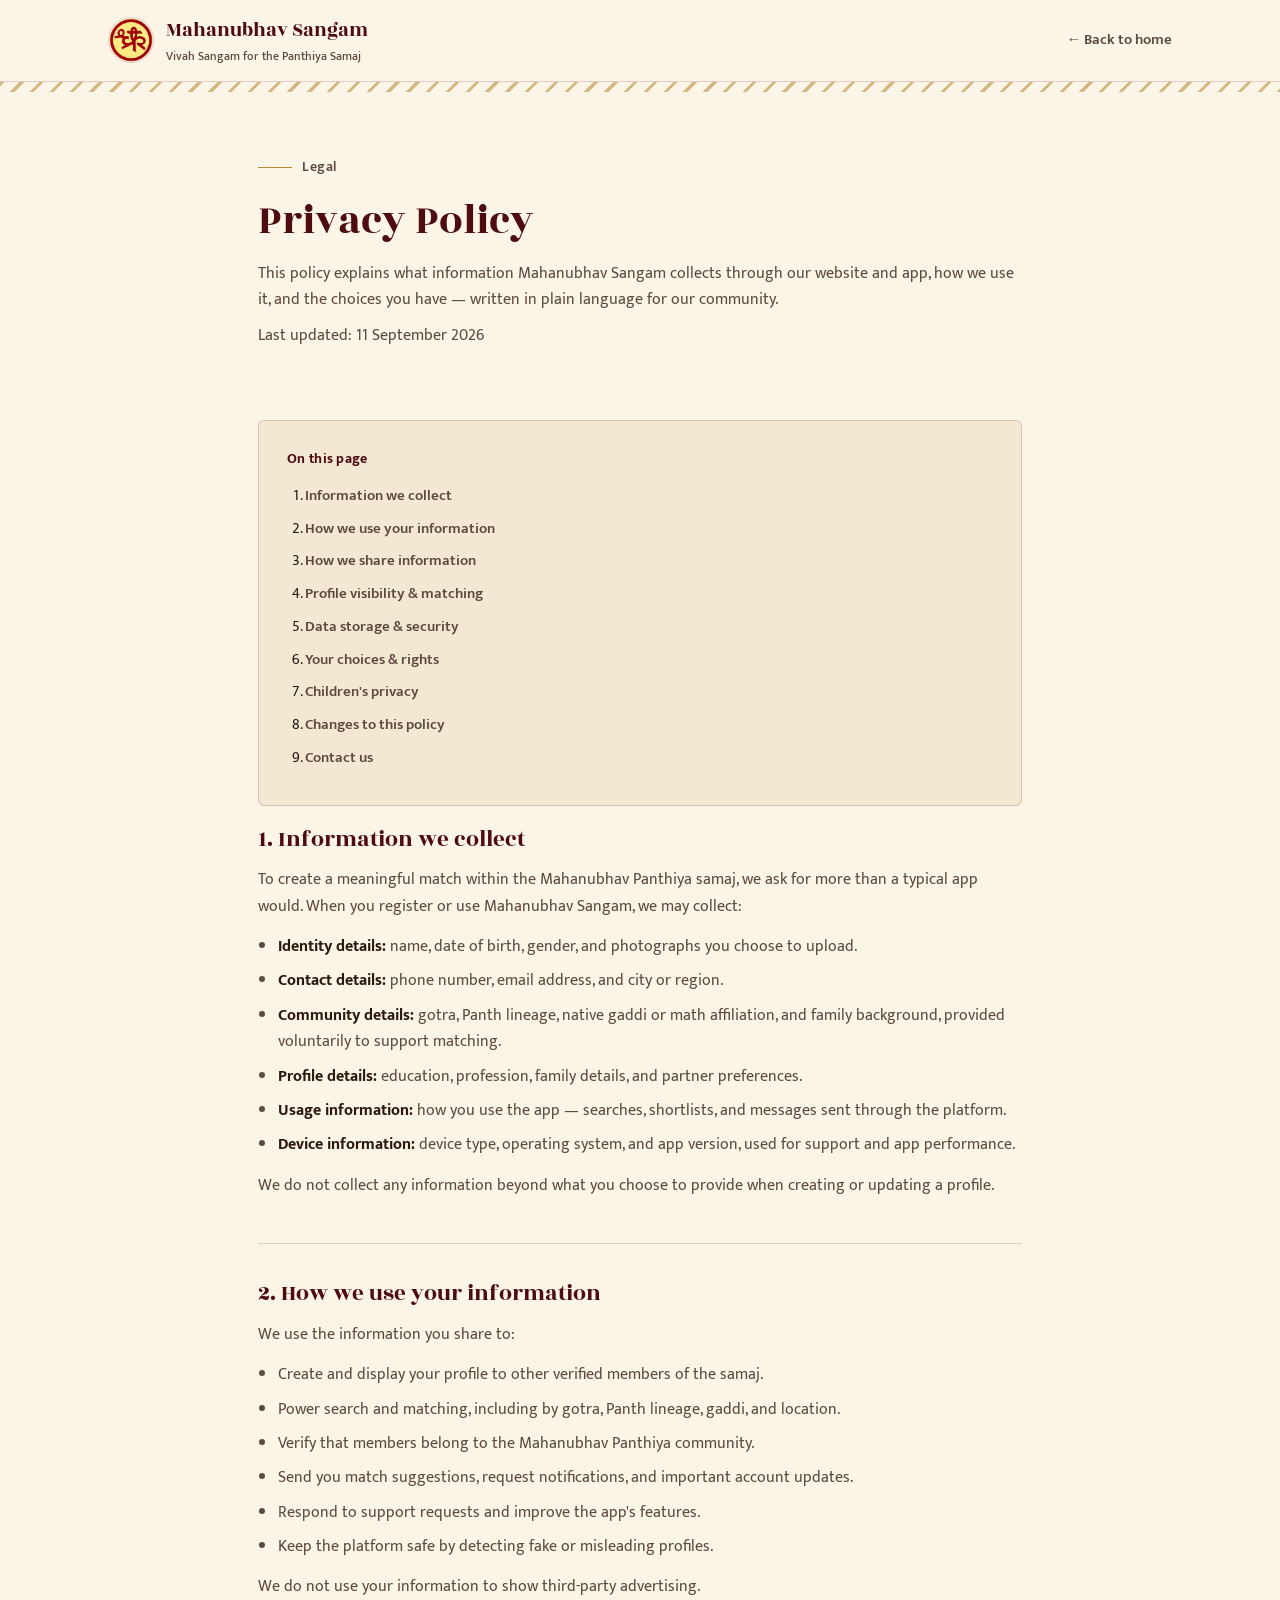
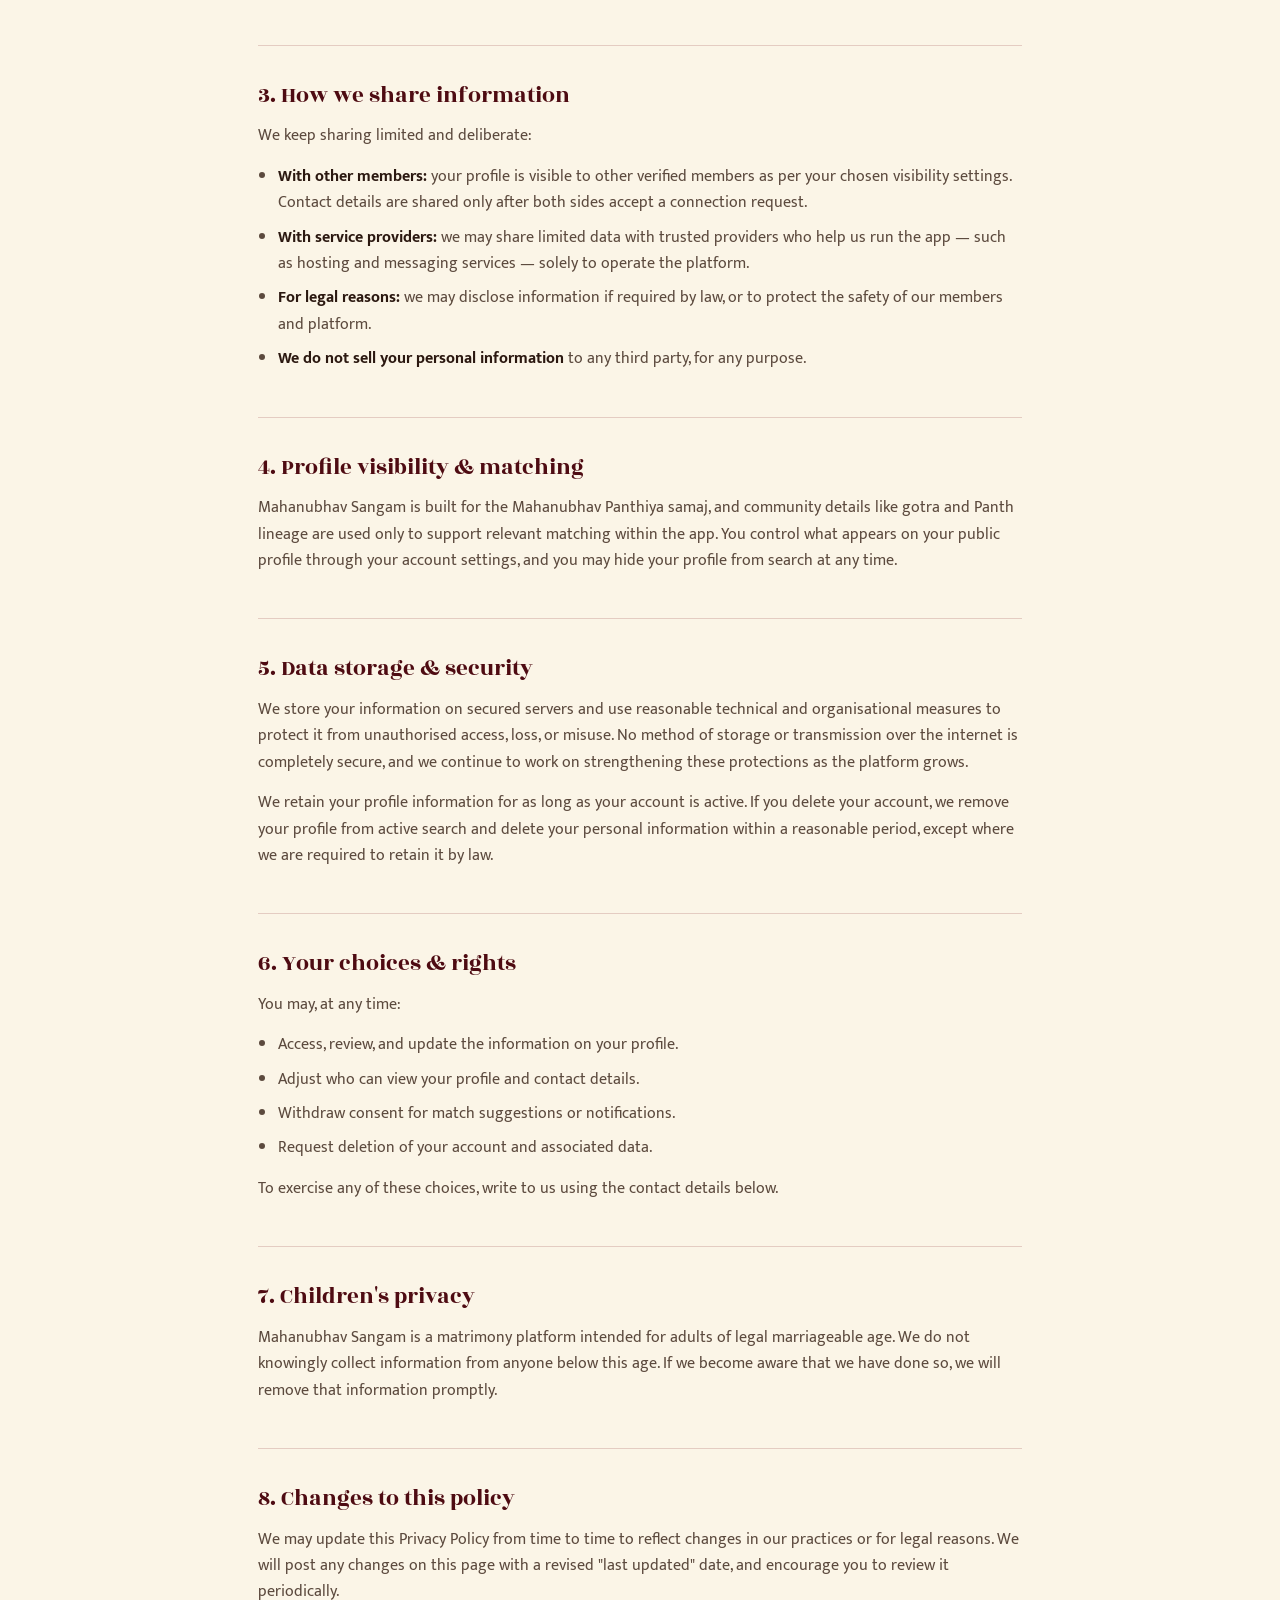
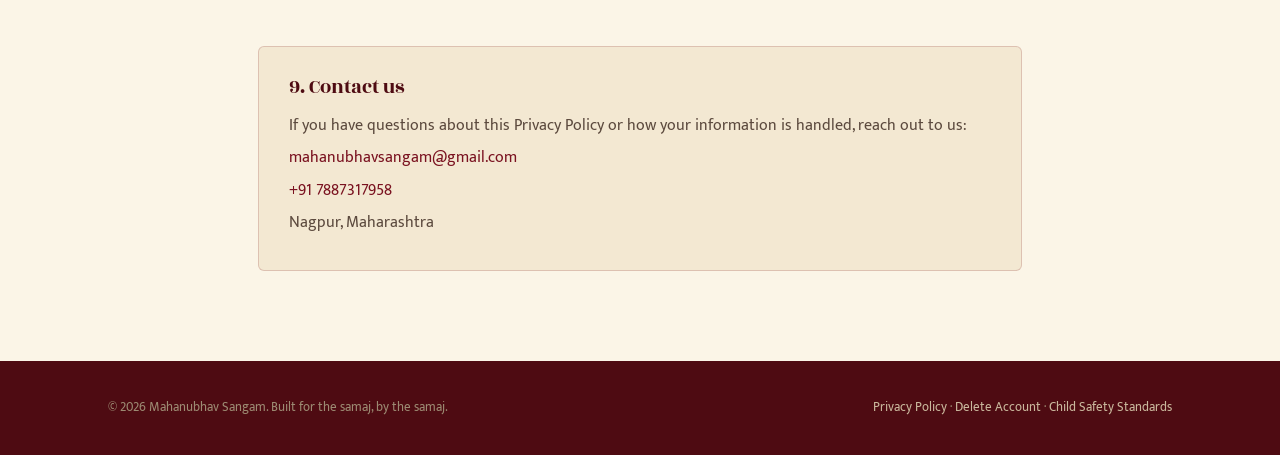
<file: privacy.html>
<!DOCTYPE html>
<html lang="en">
<head>
<meta charset="UTF-8">
<meta name="viewport" content="width=device-width, initial-scale=1.0">
<title>Privacy Policy — Mahanubhav Sangam</title>
<link rel="icon" href="mahanubhav-logo.png" type="image/png">
<link rel="preconnect" href="https://fonts.googleapis.com">
<link rel="preconnect" href="https://fonts.gstatic.com" crossorigin>
<link href="https://fonts.googleapis.com/css2?family=Rozha+One&family=Mukta:wght@400;500;600;700&display=swap" rel="stylesheet">
<style>
  :root{
    --maroon:#7A1220;
    --maroon-deep:#4E0B12;
    --gold:#B7862F;
    --gold-light:#D9B267;
    --cream:#FBF5E7;
    --cream-2:#F3E8D2;
    --ink:#2B1810;
    --ink-soft:#5C4A3E;
    --line: rgba(122,18,32,0.18);
    --radius: 3px;
  }
  *{box-sizing:border-box;margin:0;padding:0;}
  body{background:var(--cream);color:var(--ink);font-family:'Mukta',sans-serif;font-size:17px;line-height:1.65;-webkit-font-smoothing:antialiased;}
  h1,h2,.display{font-family:'Rozha One',serif;font-weight:400;color:var(--maroon-deep);line-height:1.2;}
  a{color:var(--maroon);text-decoration:none;}
  a:hover{text-decoration:underline;}
  img{max-width:100%;display:block;}
  .wrap{max-width:820px;margin:0 auto;padding:0 28px;}
  :focus-visible{outline:2px solid var(--maroon);outline-offset:3px;}
  .motif{height:10px;background-image:repeating-linear-gradient(135deg, var(--gold) 0 3px, transparent 3px 14px);opacity:0.55;}

  header{position:sticky;top:0;z-index:50;background:rgba(251,245,231,0.94);backdrop-filter:blur(6px);border-bottom:1px solid var(--line);}
  .nav{max-width:1120px;margin:0 auto;padding:14px 28px;display:flex;align-items:center;justify-content:space-between;}
  .brand{display:flex;align-items:center;gap:12px;}
  .brand img{width:46px;height:46px;border-radius:50%;border:1px solid var(--line);}
  .brand-name{font-family:'Rozha One',serif;font-size:20px;color:var(--maroon-deep);}
  .brand-name span{display:block;font-family:'Mukta',sans-serif;font-size:11.5px;color:var(--ink-soft);font-weight:500;margin-top:1px;}
  .back-link{font-size:14.5px;font-weight:600;color:var(--ink-soft);}
  .back-link:hover{color:var(--maroon);}

  .page-head{padding:64px 0 36px;}
  .eyebrow-mark{display:flex;align-items:center;gap:10px;margin-bottom:18px;}
  .eyebrow-mark .rule{width:34px;height:1px;background:var(--gold);}
  .eyebrow-mark span{font-size:13.5px;letter-spacing:0.5px;color:var(--ink-soft);font-weight:600;}
  .page-head h1{font-size:42px;margin-bottom:14px;}
  .page-head p{color:var(--ink-soft);font-size:16px;}
  .updated{font-size:13.5px;color:var(--ink-soft);margin-top:10px;}

  .policy{padding:20px 0 90px;}
  .policy h2{font-size:23px;margin:44px 0 14px;border-top:1px solid var(--line);padding-top:36px;}
  .policy section:first-of-type h2{border-top:none;padding-top:0;margin-top:0;}
  .policy p{color:var(--ink-soft);margin-bottom:14px;font-size:16px;}
  .policy ul{margin:0 0 14px 20px;color:var(--ink-soft);}
  .policy ul li{margin-bottom:8px;font-size:16px;}
  .policy strong{color:var(--ink);}
  .toc{
    background:var(--cream-2);border:1px solid var(--line);border-radius:6px;padding:26px 28px;margin-top:34px;
  }
  .toc h3{font-family:'Mukta';font-size:14px;font-weight:700;color:var(--maroon-deep);margin-bottom:14px;letter-spacing:0.3px;}
  .toc ol{margin-left:18px;}
  .toc ol li{font-size:15px;margin-bottom:8px;}
  .toc a{color:var(--ink-soft);font-weight:600;}
  .toc a:hover{color:var(--maroon);}
  .contact-box{
    margin-top:40px;background:var(--cream-2);border:1px solid var(--line);border-radius:6px;padding:28px 30px;
  }
  .contact-box h2{margin-top:0;padding-top:0;border-top:none;font-size:20px;}
  .contact-box p{margin-bottom:6px;}

  footer{background:var(--maroon-deep);color:#EADFCB;padding:36px 0;margin-top:0;}
  .footer-bottom{max-width:1120px;margin:0 auto;padding:0 28px;display:flex;justify-content:space-between;flex-wrap:wrap;gap:10px;font-size:13px;color:#9C8A72;}
  .footer-bottom a{color:#C9B79C;}
  .footer-bottom a:hover{color:#fff;}

  @media (max-width:560px){
    .page-head h1{font-size:32px;}
    nav.nav{padding:14px 20px;}
  }
</style>
</head>
<body>

<header>
  <div class="nav">
    <a href="index.html" class="brand" style="text-decoration:none;">
      <img src="mahanubhav-logo.png" alt="Mahanubhav Sangam emblem">
      <div class="brand-name">Mahanubhav Sangam<span>Vivah Sangam for the Panthiya Samaj</span></div>
    </a>
    <a href="index.html" class="back-link">&larr; Back to home</a>
  </div>
</header>

<div class="motif"></div>

<main>
  <div class="wrap">
    <div class="page-head">
      <div class="eyebrow-mark"><span class="rule"></span><span>Legal</span></div>
      <h1>Privacy Policy</h1>
      <p>This policy explains what information Mahanubhav Sangam collects through our website and app, how we use it, and the choices you have — written in plain language for our community.</p>
      <p class="updated">Last updated: 11 September 2026</p>
    </div>

    <div class="toc">
      <h3>On this page</h3>
      <ol>
        <li><a href="#collect">Information we collect</a></li>
        <li><a href="#use">How we use your information</a></li>
        <li><a href="#share">How we share information</a></li>
        <li><a href="#profiles">Profile visibility &amp; matching</a></li>
        <li><a href="#storage">Data storage &amp; security</a></li>
        <li><a href="#choices">Your choices &amp; rights</a></li>
        <li><a href="#children">Children's privacy</a></li>
        <li><a href="#changes">Changes to this policy</a></li>
        <li><a href="#contact">Contact us</a></li>
      </ol>
    </div>

    <div class="policy">
      <section id="collect">
        <h2>1. Information we collect</h2>
        <p>To create a meaningful match within the Mahanubhav Panthiya samaj, we ask for more than a typical app would. When you register or use Mahanubhav Sangam, we may collect:</p>
        <ul>
          <li><strong>Identity details:</strong> name, date of birth, gender, and photographs you choose to upload.</li>
          <li><strong>Contact details:</strong> phone number, email address, and city or region.</li>
          <li><strong>Community details:</strong> gotra, Panth lineage, native gaddi or math affiliation, and family background, provided voluntarily to support matching.</li>
          <li><strong>Profile details:</strong> education, profession, family details, and partner preferences.</li>
          <li><strong>Usage information:</strong> how you use the app — searches, shortlists, and messages sent through the platform.</li>
          <li><strong>Device information:</strong> device type, operating system, and app version, used for support and app performance.</li>
        </ul>
        <p>We do not collect any information beyond what you choose to provide when creating or updating a profile.</p>
      </section>

      <section id="use">
        <h2>2. How we use your information</h2>
        <p>We use the information you share to:</p>
        <ul>
          <li>Create and display your profile to other verified members of the samaj.</li>
          <li>Power search and matching, including by gotra, Panth lineage, gaddi, and location.</li>
          <li>Verify that members belong to the Mahanubhav Panthiya community.</li>
          <li>Send you match suggestions, request notifications, and important account updates.</li>
          <li>Respond to support requests and improve the app's features.</li>
          <li>Keep the platform safe by detecting fake or misleading profiles.</li>
        </ul>
        <p>We do not use your information to show third-party advertising.</p>
      </section>

      <section id="share">
        <h2>3. How we share information</h2>
        <p>We keep sharing limited and deliberate:</p>
        <ul>
          <li><strong>With other members:</strong> your profile is visible to other verified members as per your chosen visibility settings. Contact details are shared only after both sides accept a connection request.</li>
          <li><strong>With service providers:</strong> we may share limited data with trusted providers who help us run the app — such as hosting and messaging services — solely to operate the platform.</li>
          <li><strong>For legal reasons:</strong> we may disclose information if required by law, or to protect the safety of our members and platform.</li>
          <li><strong>We do not sell your personal information</strong> to any third party, for any purpose.</li>
        </ul>
      </section>

      <section id="profiles">
        <h2>4. Profile visibility &amp; matching</h2>
        <p>Mahanubhav Sangam is built for the Mahanubhav Panthiya samaj, and community details like gotra and Panth lineage are used only to support relevant matching within the app. You control what appears on your public profile through your account settings, and you may hide your profile from search at any time.</p>
      </section>

      <section id="storage">
        <h2>5. Data storage &amp; security</h2>
        <p>We store your information on secured servers and use reasonable technical and organisational measures to protect it from unauthorised access, loss, or misuse. No method of storage or transmission over the internet is completely secure, and we continue to work on strengthening these protections as the platform grows.</p>
        <p>We retain your profile information for as long as your account is active. If you delete your account, we remove your profile from active search and delete your personal information within a reasonable period, except where we are required to retain it by law.</p>
      </section>

      <section id="choices">
        <h2>6. Your choices &amp; rights</h2>
        <p>You may, at any time:</p>
        <ul>
          <li>Access, review, and update the information on your profile.</li>
          <li>Adjust who can view your profile and contact details.</li>
          <li>Withdraw consent for match suggestions or notifications.</li>
          <li>Request deletion of your account and associated data.</li>
        </ul>
        <p>To exercise any of these choices, write to us using the contact details below.</p>
      </section>

      <section id="children">
        <h2>7. Children's privacy</h2>
        <p>Mahanubhav Sangam is a matrimony platform intended for adults of legal marriageable age. We do not knowingly collect information from anyone below this age. If we become aware that we have done so, we will remove that information promptly.</p>
      </section>

      <section id="changes">
        <h2>8. Changes to this policy</h2>
        <p>We may update this Privacy Policy from time to time to reflect changes in our practices or for legal reasons. We will post any changes on this page with a revised "last updated" date, and encourage you to review it periodically.</p>
      </section>

      <div class="contact-box" id="contact">
        <h2>9. Contact us</h2>
        <p>If you have questions about this Privacy Policy or how your information is handled, reach out to us:</p>
        <p><a href="mailto:mahanubhavsangam@gmail.com">mahanubhavsangam@gmail.com</a></p>
        <p><a href="tel:+910000000000">+91 7887317958</a></p>
        <p>Nagpur, Maharashtra</p>
      </div>
    </div>
  </div>
</main>

<footer>
  <div class="footer-bottom">
    <span>&copy; 2026 Mahanubhav Sangam. Built for the samaj, by the samaj.</span>
    <span><a href="../privacy.html">Privacy Policy</a> &middot; <a href="../delete-account/">Delete Account</a> &middot; <a href="../child-safety-standards/">Child Safety Standards</a></span>
  </div>
</footer>

</body>
</html>
</file>
